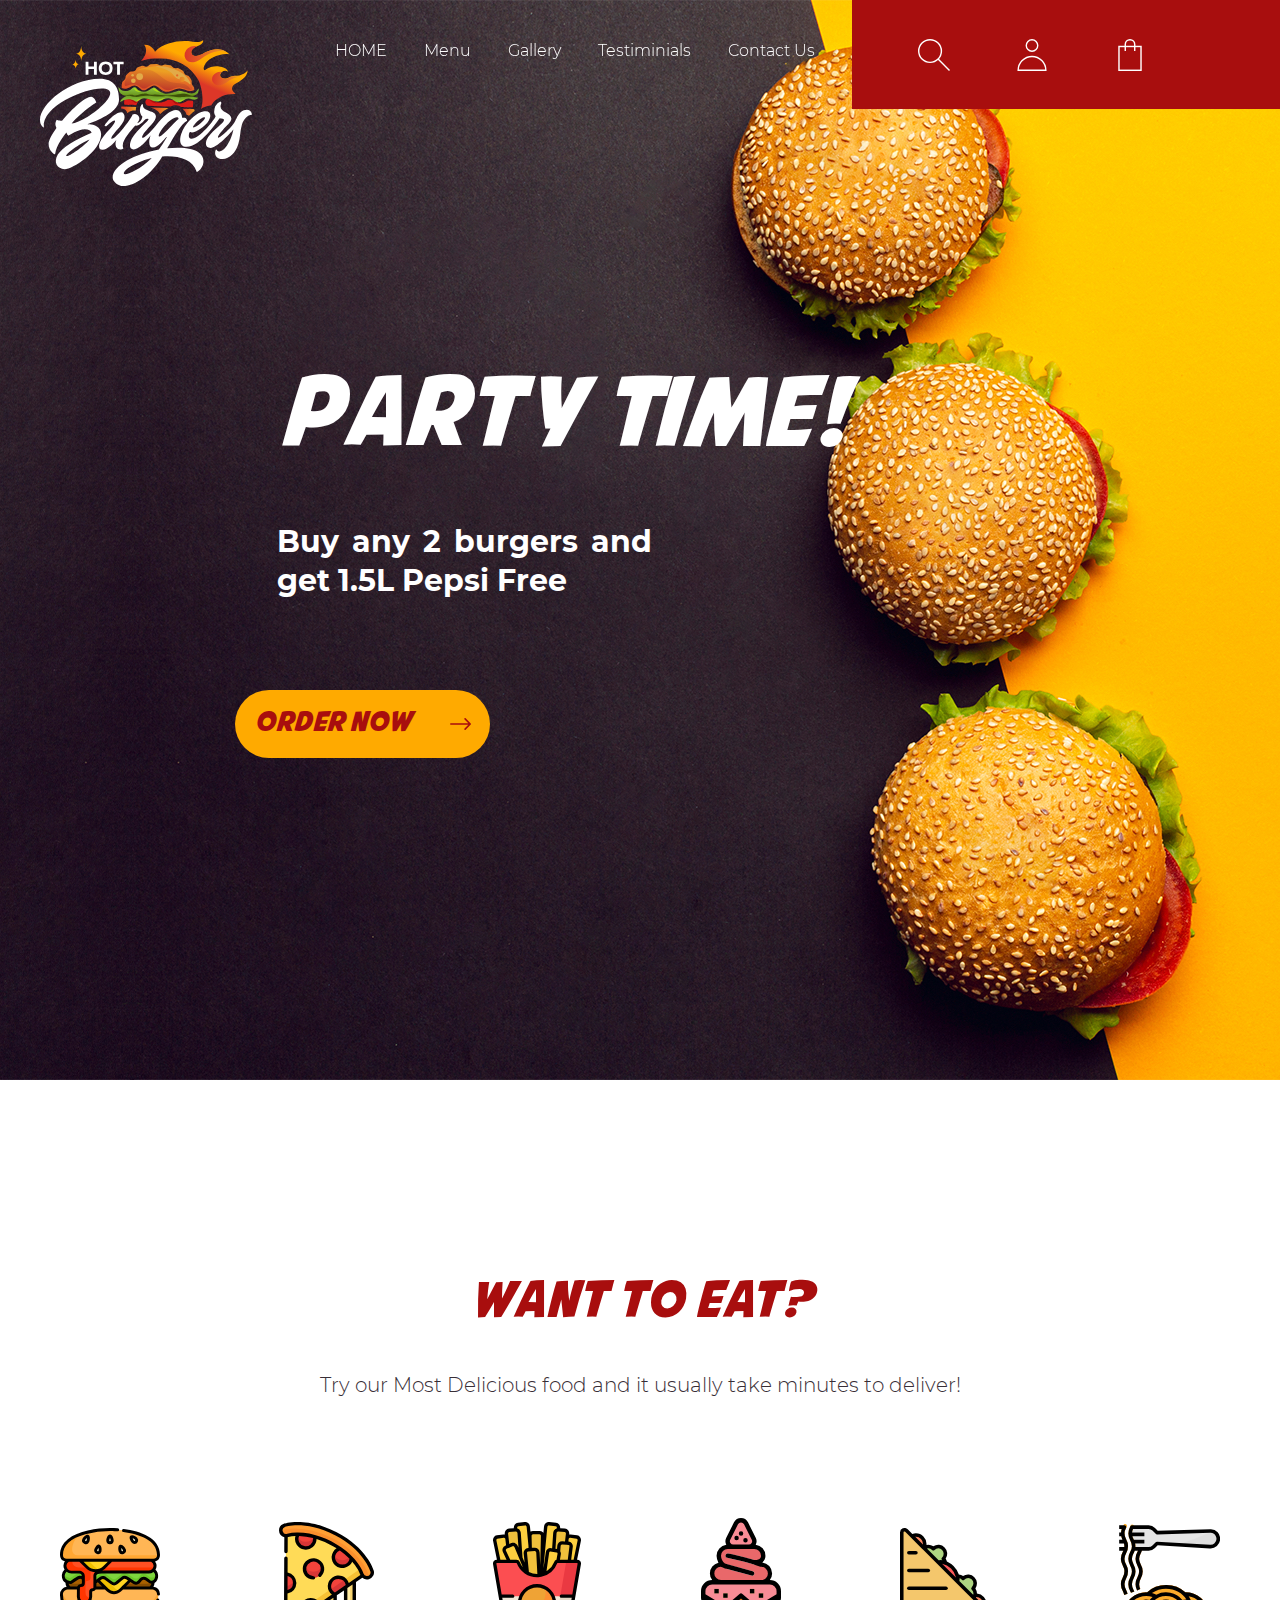
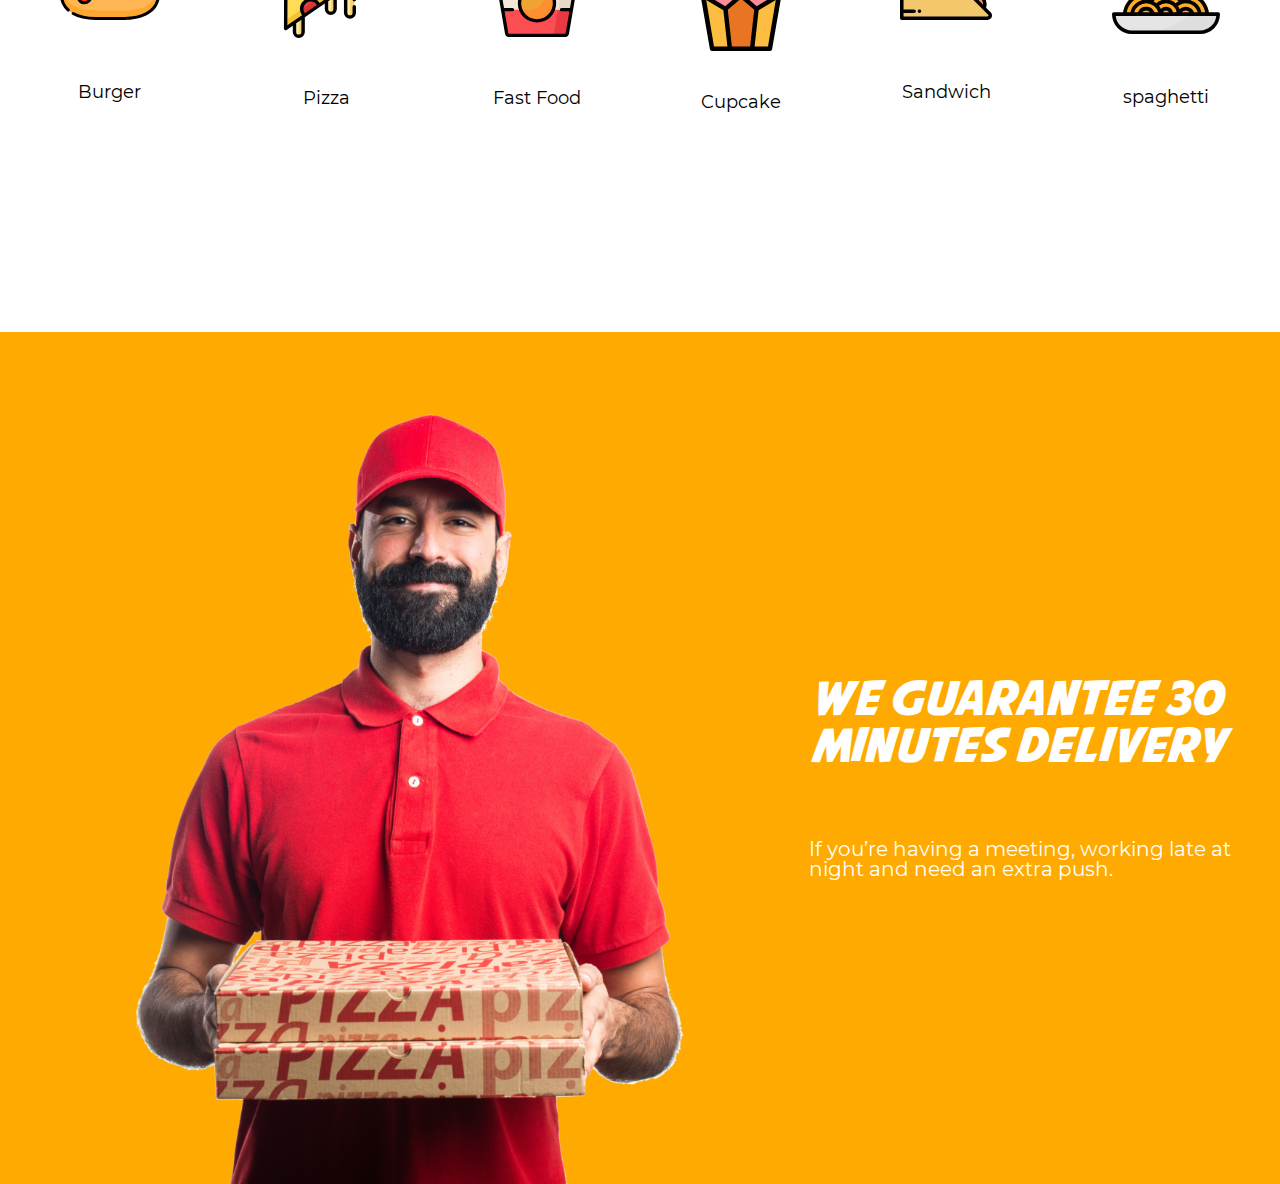
<file: index.html>
<!DOCTYPE html>
  <html lang="en">
    <head>
      <meta charset="utf-8">
      <meta name="viewport" content="width=device-width, initial-scale=1.0">
	  <title>GXHomeWork9</title>
	  <link rel="icon" href="img/9.png" type="image/gif" sizes="16x16">
	  <link rel="stylesheet" type="text/css" href="css/reset.css">
	  <link rel="stylesheet" type="text/css" href="css/fonts.css">
	  <link rel="stylesheet" type="text/css" href="css/style.css">
      <link rel="stylesheet" type="text/css" href="css/responsive.css">
    </head>
    <body>
    	<header class="header-bg-img">
    		<div class="header-wraper">
    		  <a class="logo" href="index.html">
                <img src="img/logo.svg" alt="icon">
              </a>
              <div class="nav-box">
              <nav class="navi">
               <ul class="nav-ul">
                <li class="nav-li">
                  <a class="text-li" href="index.html"> HOME </a>
                </li>
                <li class="nav-li">
                  <a class="text-li" href="#"> Menu </a>
                </li>
                <li class="nav-li">
                  <a class="text-li" href="#"> Gallery </a>
                </li>
                <li class="nav-li">
                  <a class="text-li" href="#"> Testiminials </a>
                </li>
                <li class="nav-li">
                  <a class="text-li" href="#"> Contact Us </a>
                </li>
               </ul> 
              </nav>
              <div class="header-icons">
                <img class="search" src="img/h-icon-1.svg" alt="icon"></img>
                <img class="user" src="img/h-icon-2.svg" alt="icon"></img>
                <img class="shopping-bag" src="img/h-icon-3.svg" alt="icon"></img>
              </div>
              </div>
            </div>
            <div class="banner-text">
    	    	<h2 class="banner-h2">Party Time!</h2>
    	    	<h4 class="banner-h4">Buy any 2 burgers and get 1.5L Pepsi Free</h4>
    	    	
    	    </div>
            <div class="botton">
                  <h3 class="banner-h3">order now</h3>
                    <img src="img/botton-icon.svg" alt="icon"></img>
                </div>
    	</header>
    	<section class="section-bg-1">
    		<div class="section-container">
    			<h2 class="section-h2">Want To Eat?</h2>
    			<h5 class="section-1-h5">Try our Most Delicious food and it usually take minutes to deliver!
    			</h5>
    			<div class="section-box">
    				<div class="icon-box">
    					<img class="image" src="img/icon-1.svg" alt="icon">
    					<p class="box-p">Burger</p>
    				</div>
    				<div class="icon-box">
    					<img src="img/icon-2.svg" alt="icon">
    					<p class="box-p">Pizza</p>
    				</div>
    				<div class="icon-box">
    					<img src="img/icon-3.svg" alt="icon">
    					<p class="box-p">Fast Food</p>
    				</div>
    				<div class="icon-box">
    					<img src="img/icon-4.svg" alt="icon">
    					<p class="box-p">Cupcake</p>
    				</div>
    				<div class="icon-box">
    					<img src="img/icon-5.svg" alt="icon">
    					<p class="box-p">Sandwich</p>
    				</div>
    				<div class="icon-box">
    					<img src="img/icon-6.svg" alt="icon">
    					<p class="box-p">spaghetti</p>
    				</div>
    			</div>
    		</div>
    	</section>
    	<section class="section-bg-2">
    		<div class="section-container-2">
    			<img class="section-img" src="img/image2.png" alt="section-image">
    			<div class="h3-box">
    			  <h3 class="section-h3">We Guarantee 30 Minutes Delivery</h3>
    			  <h5 class="section-2-h5">If you’re having a meeting, working late at night and need an extra push.</h5>
    			</div>
    		</div>
    	</section>
    	<footer>
    		
    	</footer>
    </body>
  </html>
</file>
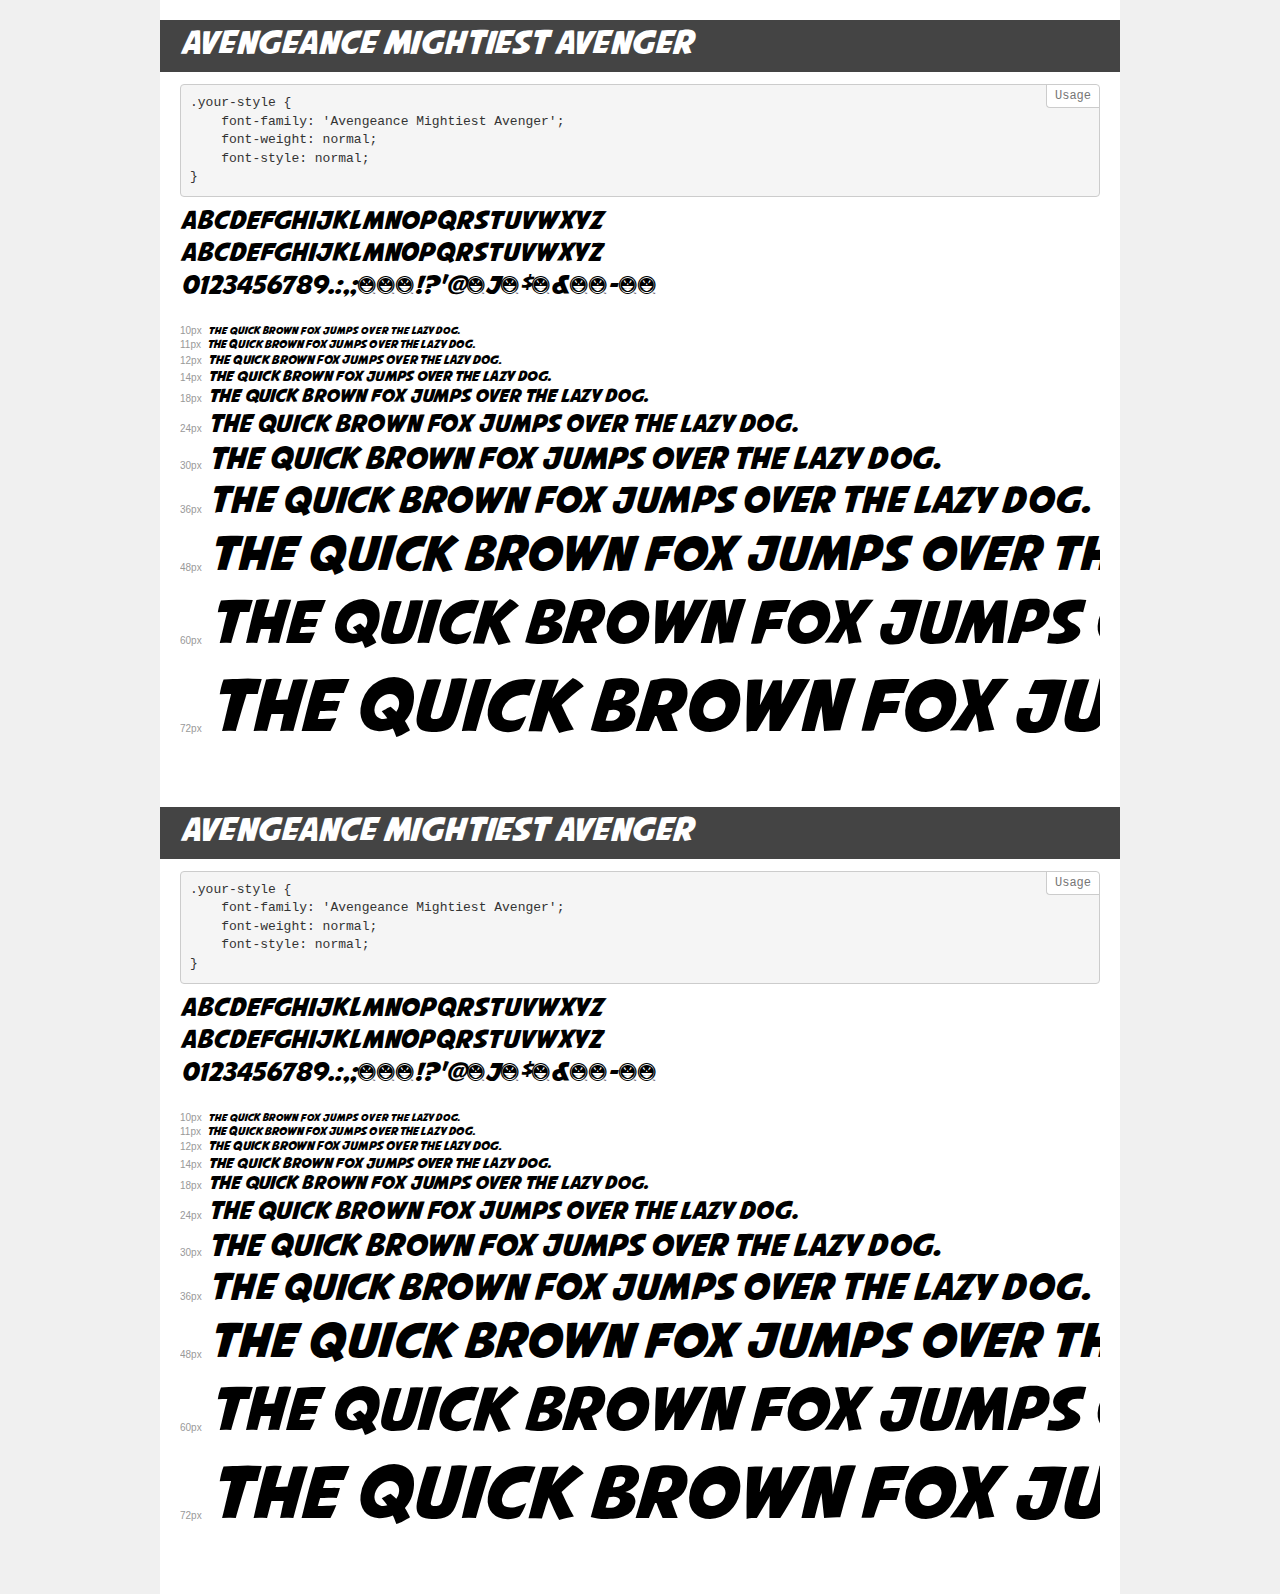
<file: fonts/avengeance/demo.html>
<!DOCTYPE html>
<html lang="en">
<head>
    <meta charset="utf-8">
    <meta http-equiv="X-UA-Compatible" content="IE=edge">
    <meta name="viewport" content="width=device-width, initial-scale=1">
    <meta name="robots" content="noindex, noarchive">
    <meta name="format-detection" content="telephone=no">
    <title>Transfonter demo</title>
    <link href="stylesheet.css" rel="stylesheet">
    <style>
        /*
        http://meyerweb.com/eric/tools/css/reset/
        v2.0 | 20110126
        License: none (public domain)
        */
        html, body, div, span, applet, object, iframe,
        h1, h2, h3, h4, h5, h6, p, blockquote, pre,
        a, abbr, acronym, address, big, cite, code,
        del, dfn, em, img, ins, kbd, q, s, samp,
        small, strike, strong, sub, sup, tt, var,
        b, u, i, center,
        dl, dt, dd, ol, ul, li,
        fieldset, form, label, legend,
        table, caption, tbody, tfoot, thead, tr, th, td,
        article, aside, canvas, details, embed,
        figure, figcaption, footer, header, hgroup,
        menu, nav, output, ruby, section, summary,
        time, mark, audio, video {
            margin: 0;
            padding: 0;
            border: 0;
            font-size: 100%;
            font: inherit;
            vertical-align: baseline;
        }
        /* HTML5 display-role reset for older browsers */
        article, aside, details, figcaption, figure,
        footer, header, hgroup, menu, nav, section {
            display: block;
        }
        body {
            line-height: 1;
        }
        ol, ul {
            list-style: none;
        }
        blockquote, q {
            quotes: none;
        }
        blockquote:before, blockquote:after,
        q:before, q:after {
            content: '';
            content: none;
        }
        table {
            border-collapse: collapse;
            border-spacing: 0;
        }
        /* demo styles */
        body {
            background: #f0f0f0;
            color: #000;
        }
        .page {
            background: #fff;
            width: 920px;
            margin: 0 auto;
            padding: 20px 20px 0 20px;
            overflow: hidden;
        }
        .font-container {
            overflow-x: auto;
            overflow-y: hidden;
            margin-bottom: 40px;
            line-height: 1.3;
            white-space: nowrap;
            padding-bottom: 5px;
        }
        h1 {
            position: relative;
            background: #444;
            font-size: 32px;
            color: #fff;
            padding: 10px 20px;
            margin: 0 -20px 12px -20px;
        }
        .letters {
            font-size: 25px;
            margin-bottom: 20px;
        }
        .s10:before {
            content: '10px';
        }
        .s11:before {
            content: '11px';
        }
        .s12:before {
            content: '12px';
        }
        .s14:before {
            content: '14px';
        }
        .s18:before {
            content: '18px';
        }
        .s24:before {
            content: '24px';
        }
        .s30:before {
            content: '30px';
        }
        .s36:before {
            content: '36px';
        }
        .s48:before {
            content: '48px';
        }
        .s60:before {
            content: '60px';
        }
        .s72:before {
            content: '72px';
        }
        .s10:before, .s11:before, .s12:before, .s14:before,
        .s18:before, .s24:before, .s30:before, .s36:before,
        .s48:before, .s60:before, .s72:before {
            font-family: Arial, sans-serif;
            font-size: 10px;
            font-weight: normal;
            font-style: normal;
            color: #999;
            padding-right: 6px;
        }
        pre {
            display: block;
            position: relative;
            padding: 9px;
            margin: 0 0 10px;
            font-family: Monaco, Menlo, Consolas, "Courier New", monospace;
            font-size: 13px;
            line-height: 1.428571429;
            color: #333;
            font-weight: normal;
            font-style: normal;
            background-color: #f5f5f5;
            border: 1px solid #ccc;
            overflow-x: auto;
            border-radius: 4px;
        }
        pre:after {
            display: block;
            position: absolute;
            right: 0;
            top: 0;
            content: 'Usage';
            line-height: 1;
            padding: 5px 8px;
            font-size: 12px;
            color: #767676;
            background-color: #fff;
            border: 1px solid #ccc;
            border-right: none;
            border-top: none;
            border-radius: 0 4px 0 4px;
            z-index: 10;
        }
        /* responsive */
        @media (max-width: 959px) {
            .page {
                width: auto;
                margin: 0;
            }
        }
    </style>
</head>
<body>
<div class="page">
    <div class="demo">
        <h1 style="font-family: 'Avengeance Mightiest Avenger'; font-weight: normal; font-style: normal;">Avengeance Mightiest Avenger</h1>
        <pre>.your-style {
    font-family: 'Avengeance Mightiest Avenger';
    font-weight: normal;
    font-style: normal;
}</pre>
        <div class="font-container" style="font-family: 'Avengeance Mightiest Avenger'; font-weight: normal; font-style: normal;">
            <p class="letters">
                abcdefghijklmnopqrstuvwxyz<br>
ABCDEFGHIJKLMNOPQRSTUVWXYZ<br>
                0123456789.:,;()*!?'@#<>$%&^+-=~
            </p>
            <p class="s10" style="font-size: 10px;">The quick brown fox jumps over the lazy dog.</p>
            <p class="s11" style="font-size: 11px;">The quick brown fox jumps over the lazy dog.</p>
            <p class="s12" style="font-size: 12px;">The quick brown fox jumps over the lazy dog.</p>
            <p class="s14" style="font-size: 14px;">The quick brown fox jumps over the lazy dog.</p>
            <p class="s18" style="font-size: 18px;">The quick brown fox jumps over the lazy dog.</p>
            <p class="s24" style="font-size: 24px;">The quick brown fox jumps over the lazy dog.</p>
            <p class="s30" style="font-size: 30px;">The quick brown fox jumps over the lazy dog.</p>
            <p class="s36" style="font-size: 36px;">The quick brown fox jumps over the lazy dog.</p>
            <p class="s48" style="font-size: 48px;">The quick brown fox jumps over the lazy dog.</p>
            <p class="s60" style="font-size: 60px;">The quick brown fox jumps over the lazy dog.</p>
            <p class="s72" style="font-size: 72px;">The quick brown fox jumps over the lazy dog.</p>
        </div>
    </div>
    <div class="demo">
        <h1 style="font-family: 'Avengeance Mightiest Avenger'; font-weight: normal; font-style: normal;">Avengeance Mightiest Avenger</h1>
        <pre>.your-style {
    font-family: 'Avengeance Mightiest Avenger';
    font-weight: normal;
    font-style: normal;
}</pre>
        <div class="font-container" style="font-family: 'Avengeance Mightiest Avenger'; font-weight: normal; font-style: normal;">
            <p class="letters">
                abcdefghijklmnopqrstuvwxyz<br>
ABCDEFGHIJKLMNOPQRSTUVWXYZ<br>
                0123456789.:,;()*!?'@#<>$%&^+-=~
            </p>
            <p class="s10" style="font-size: 10px;">The quick brown fox jumps over the lazy dog.</p>
            <p class="s11" style="font-size: 11px;">The quick brown fox jumps over the lazy dog.</p>
            <p class="s12" style="font-size: 12px;">The quick brown fox jumps over the lazy dog.</p>
            <p class="s14" style="font-size: 14px;">The quick brown fox jumps over the lazy dog.</p>
            <p class="s18" style="font-size: 18px;">The quick brown fox jumps over the lazy dog.</p>
            <p class="s24" style="font-size: 24px;">The quick brown fox jumps over the lazy dog.</p>
            <p class="s30" style="font-size: 30px;">The quick brown fox jumps over the lazy dog.</p>
            <p class="s36" style="font-size: 36px;">The quick brown fox jumps over the lazy dog.</p>
            <p class="s48" style="font-size: 48px;">The quick brown fox jumps over the lazy dog.</p>
            <p class="s60" style="font-size: 60px;">The quick brown fox jumps over the lazy dog.</p>
            <p class="s72" style="font-size: 72px;">The quick brown fox jumps over the lazy dog.</p>
        </div>
    </div>
</div>
</body>
</html>
</file>
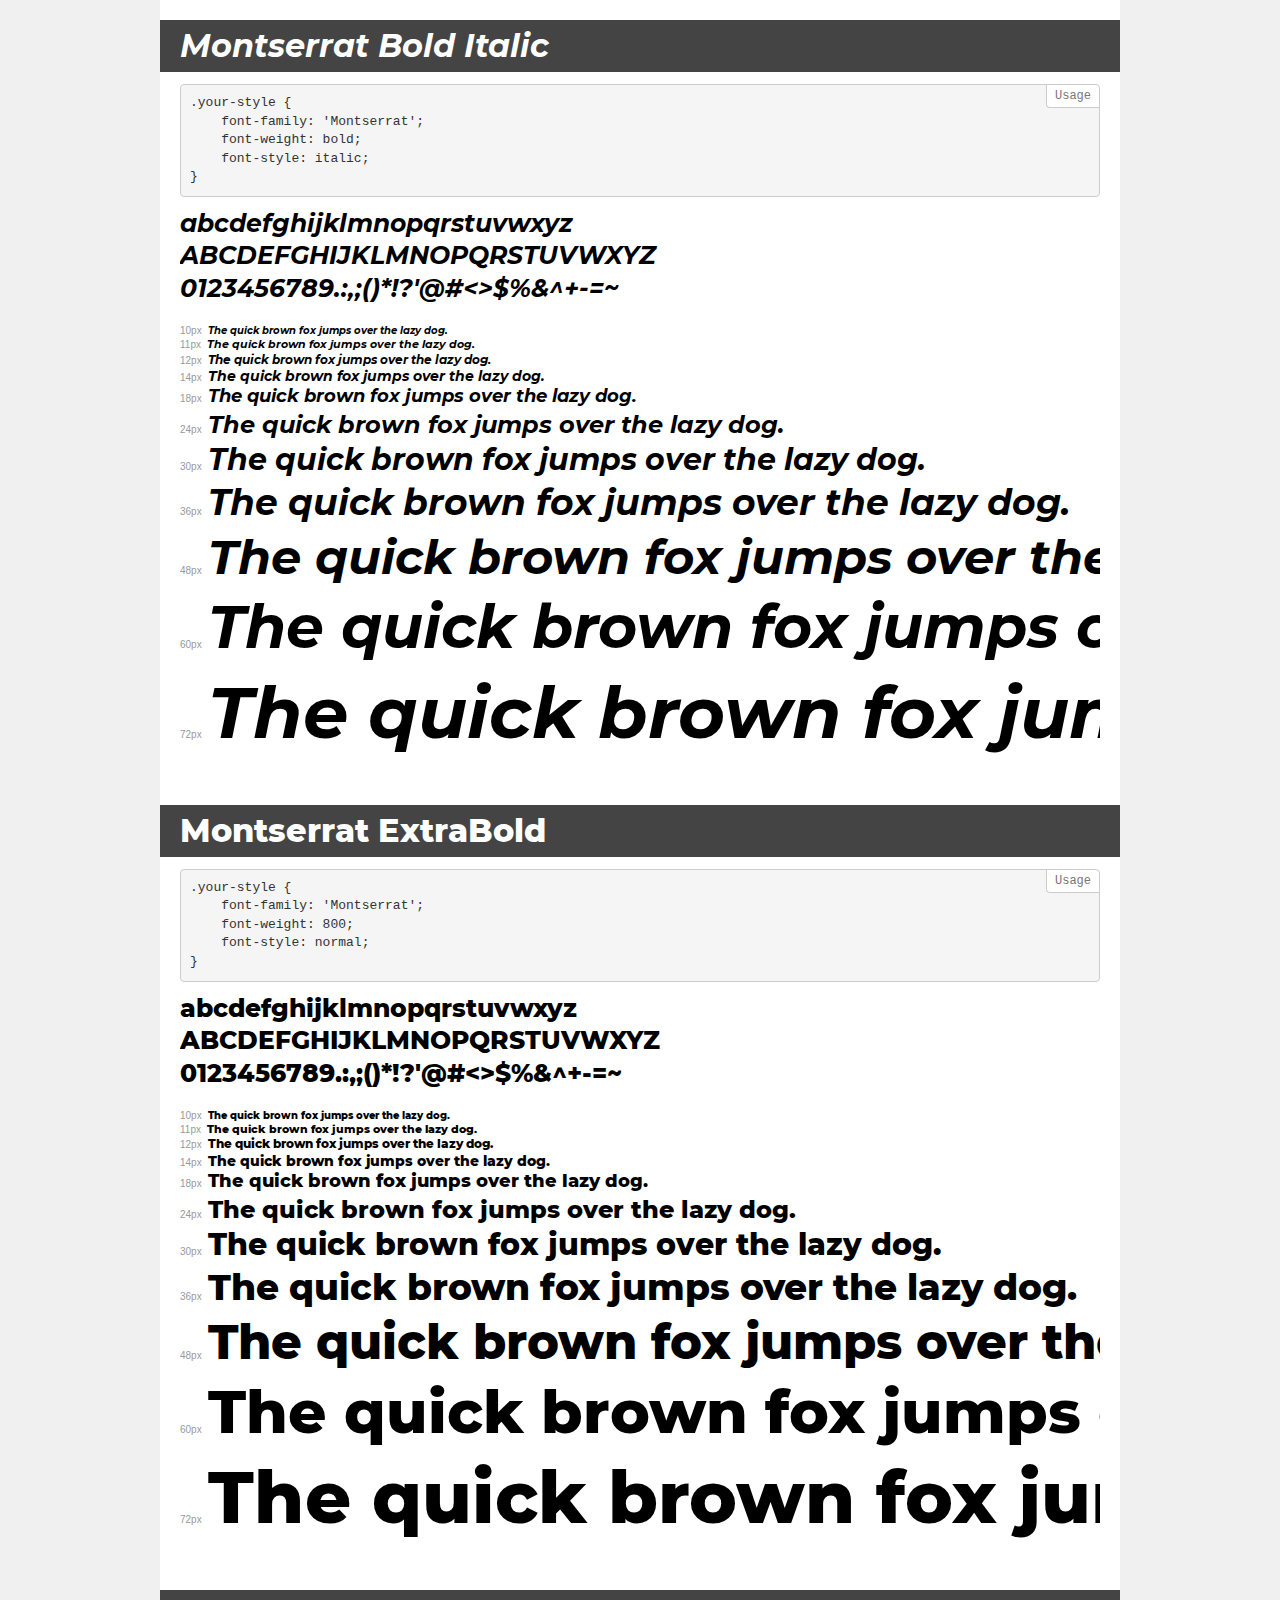
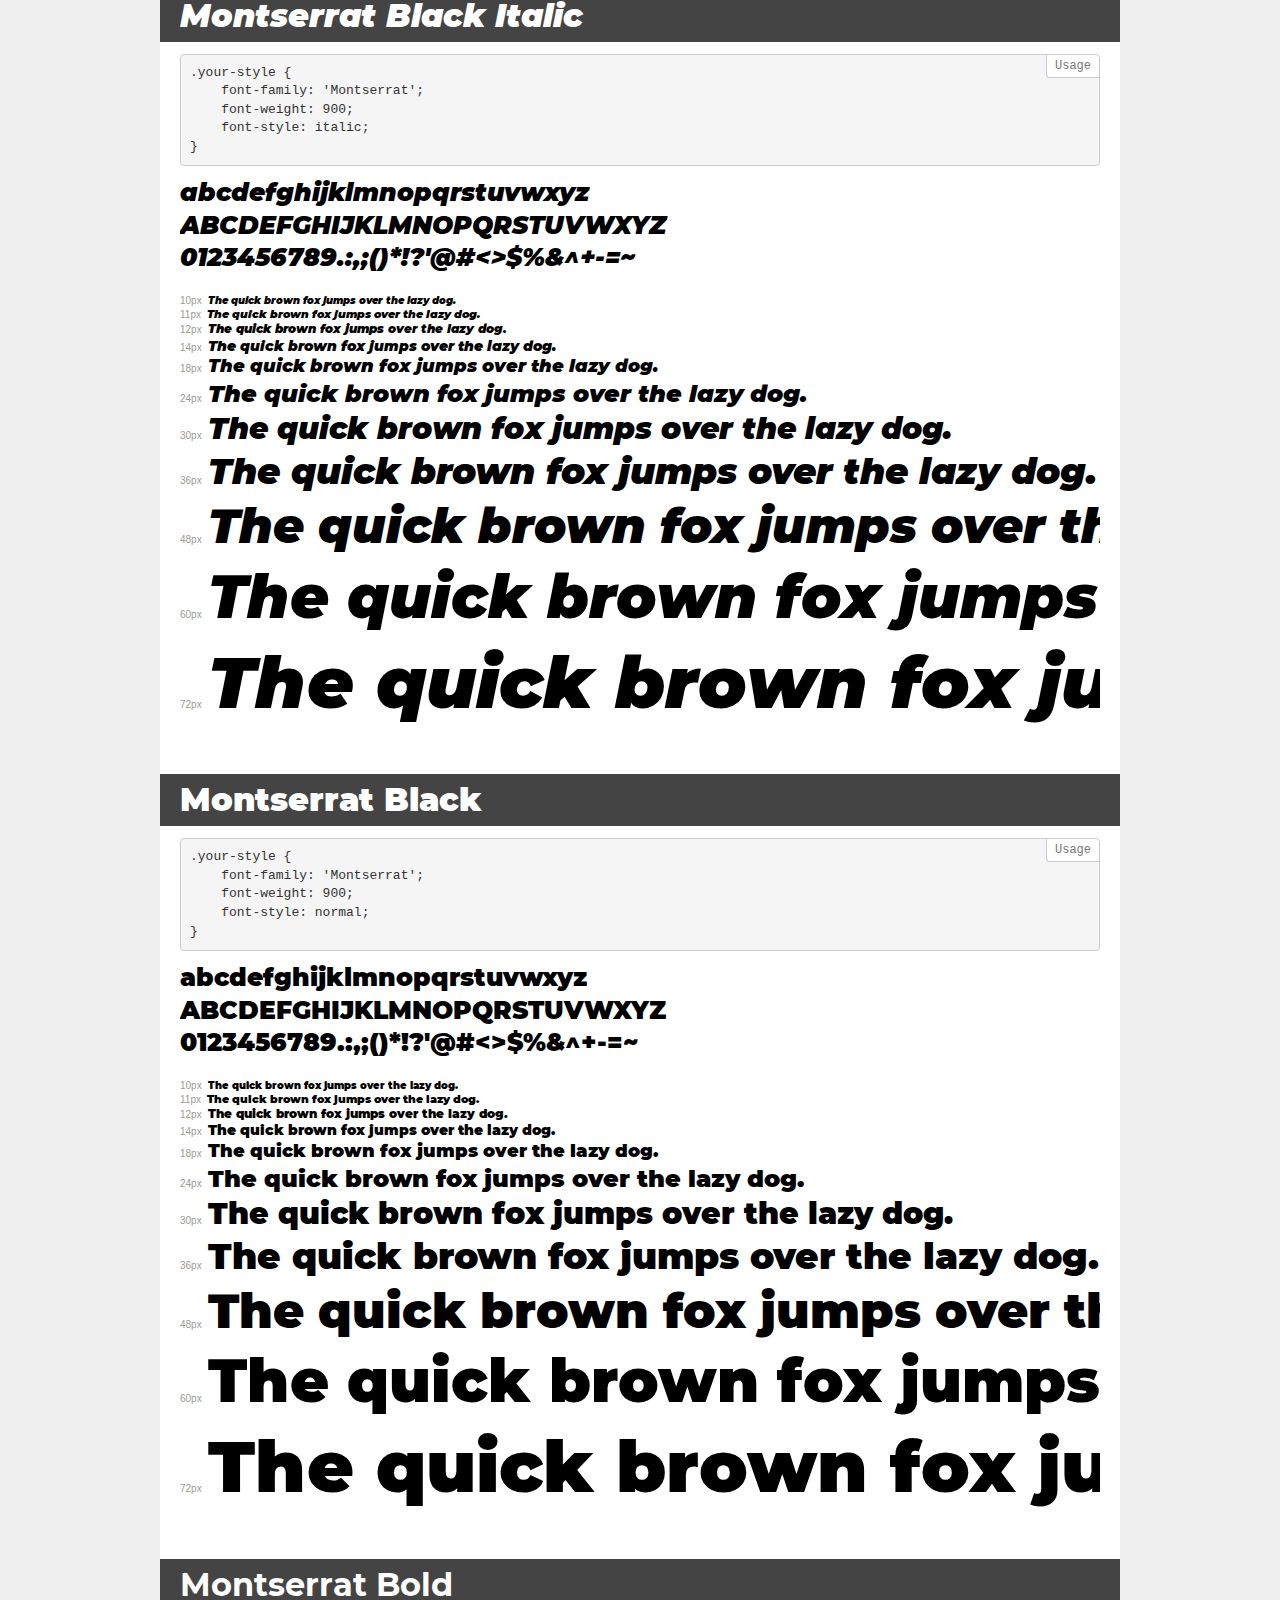
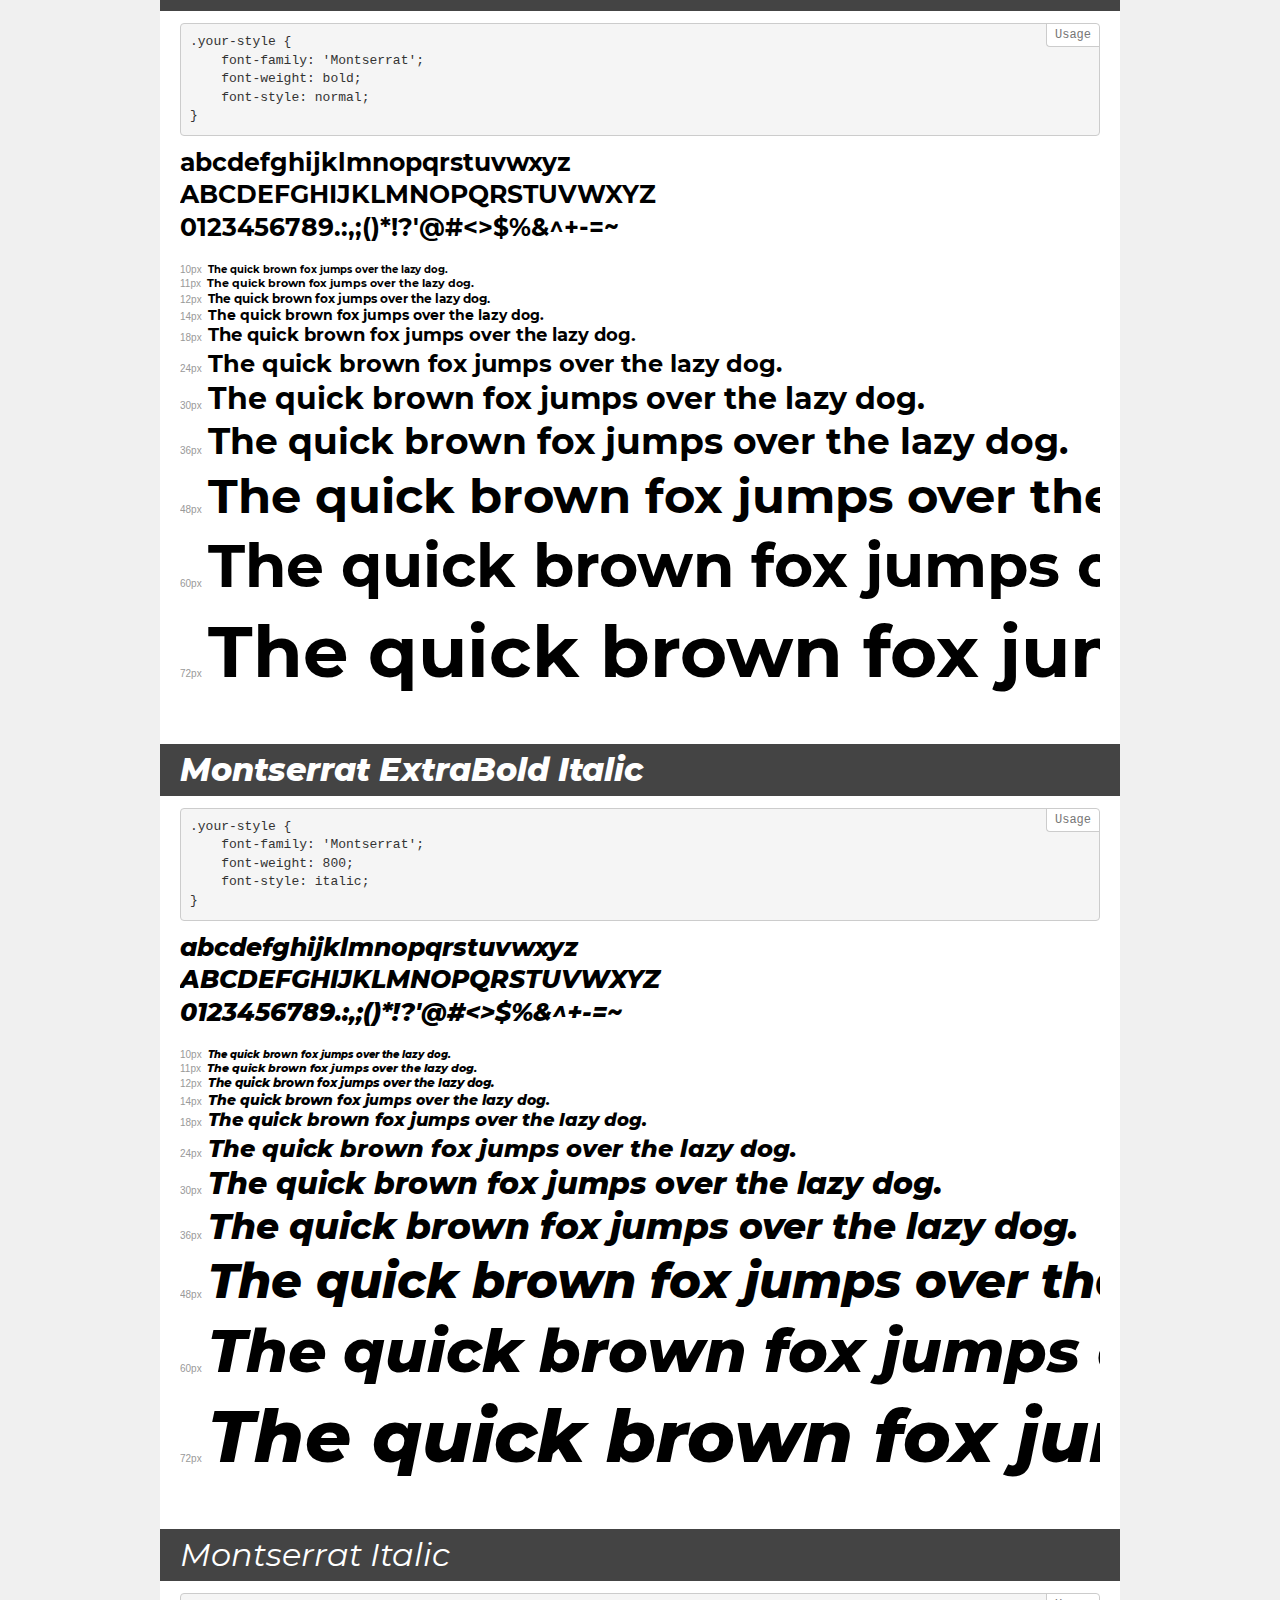
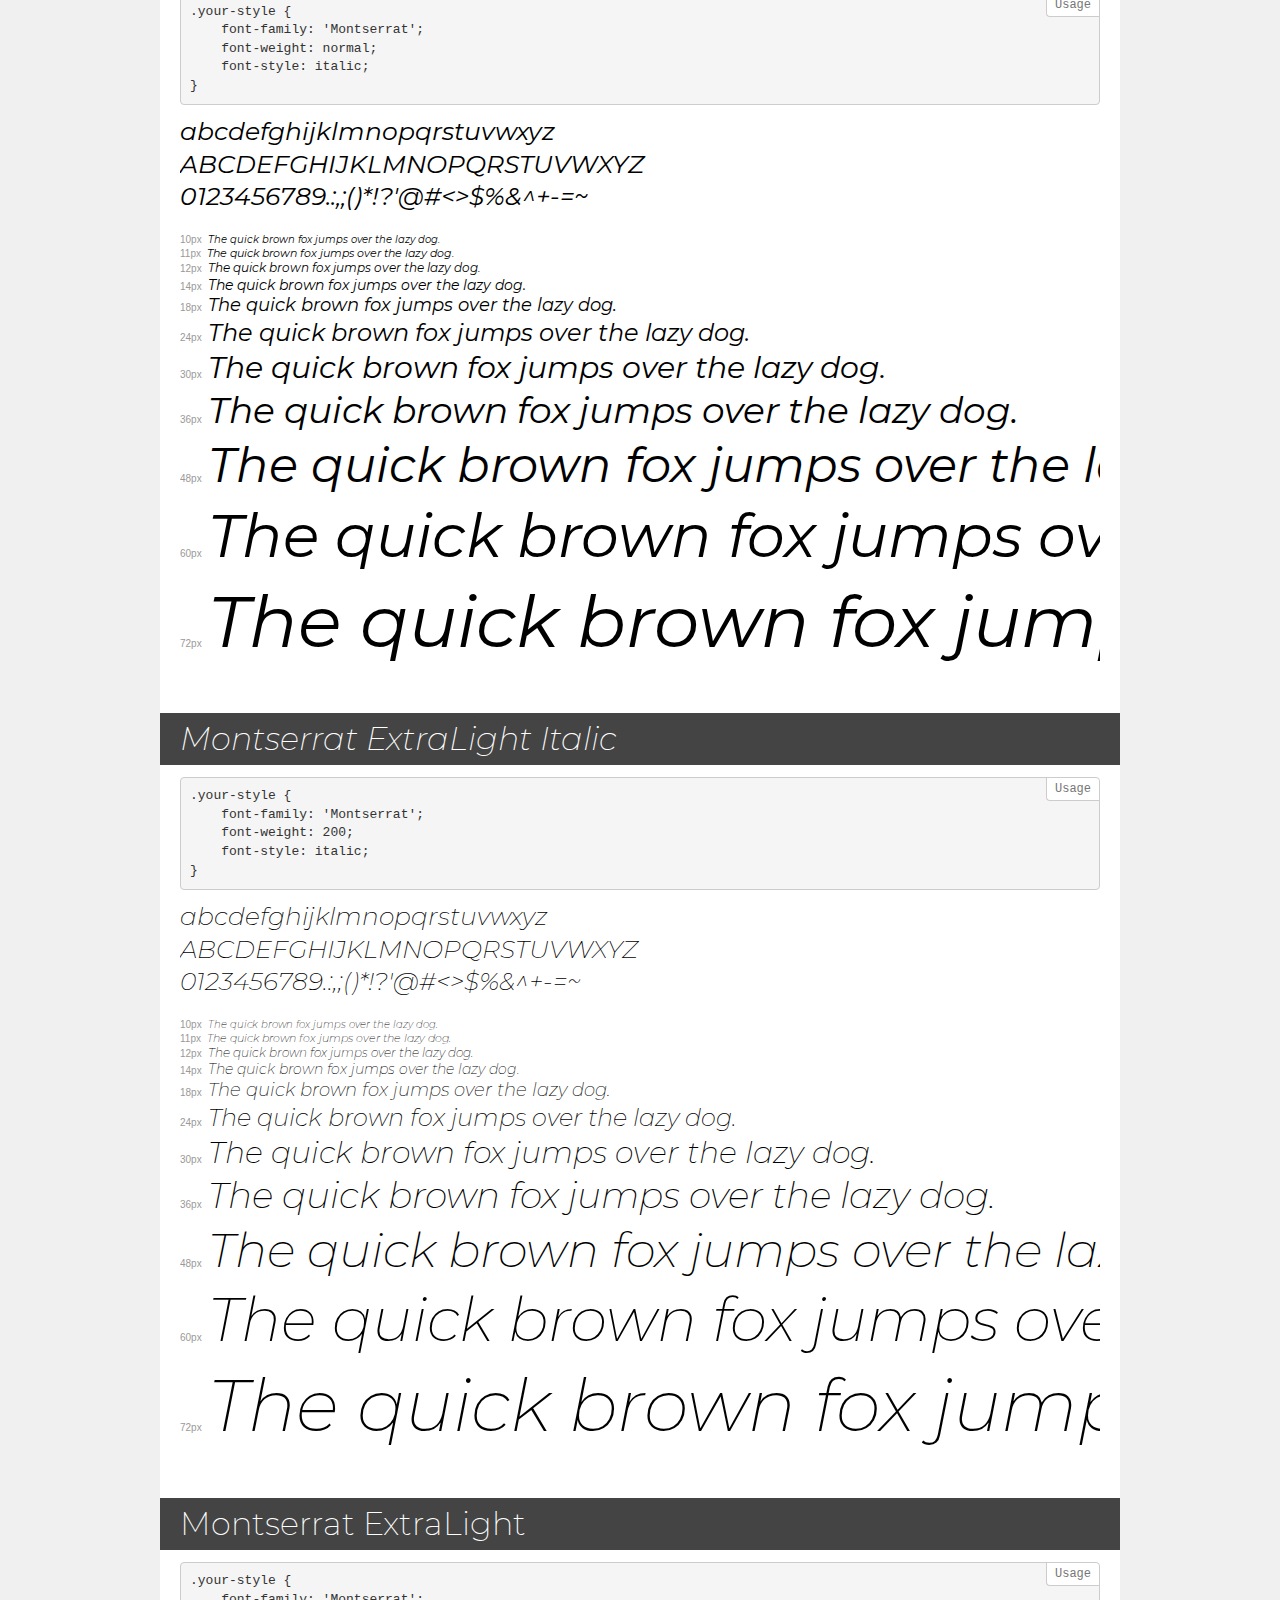
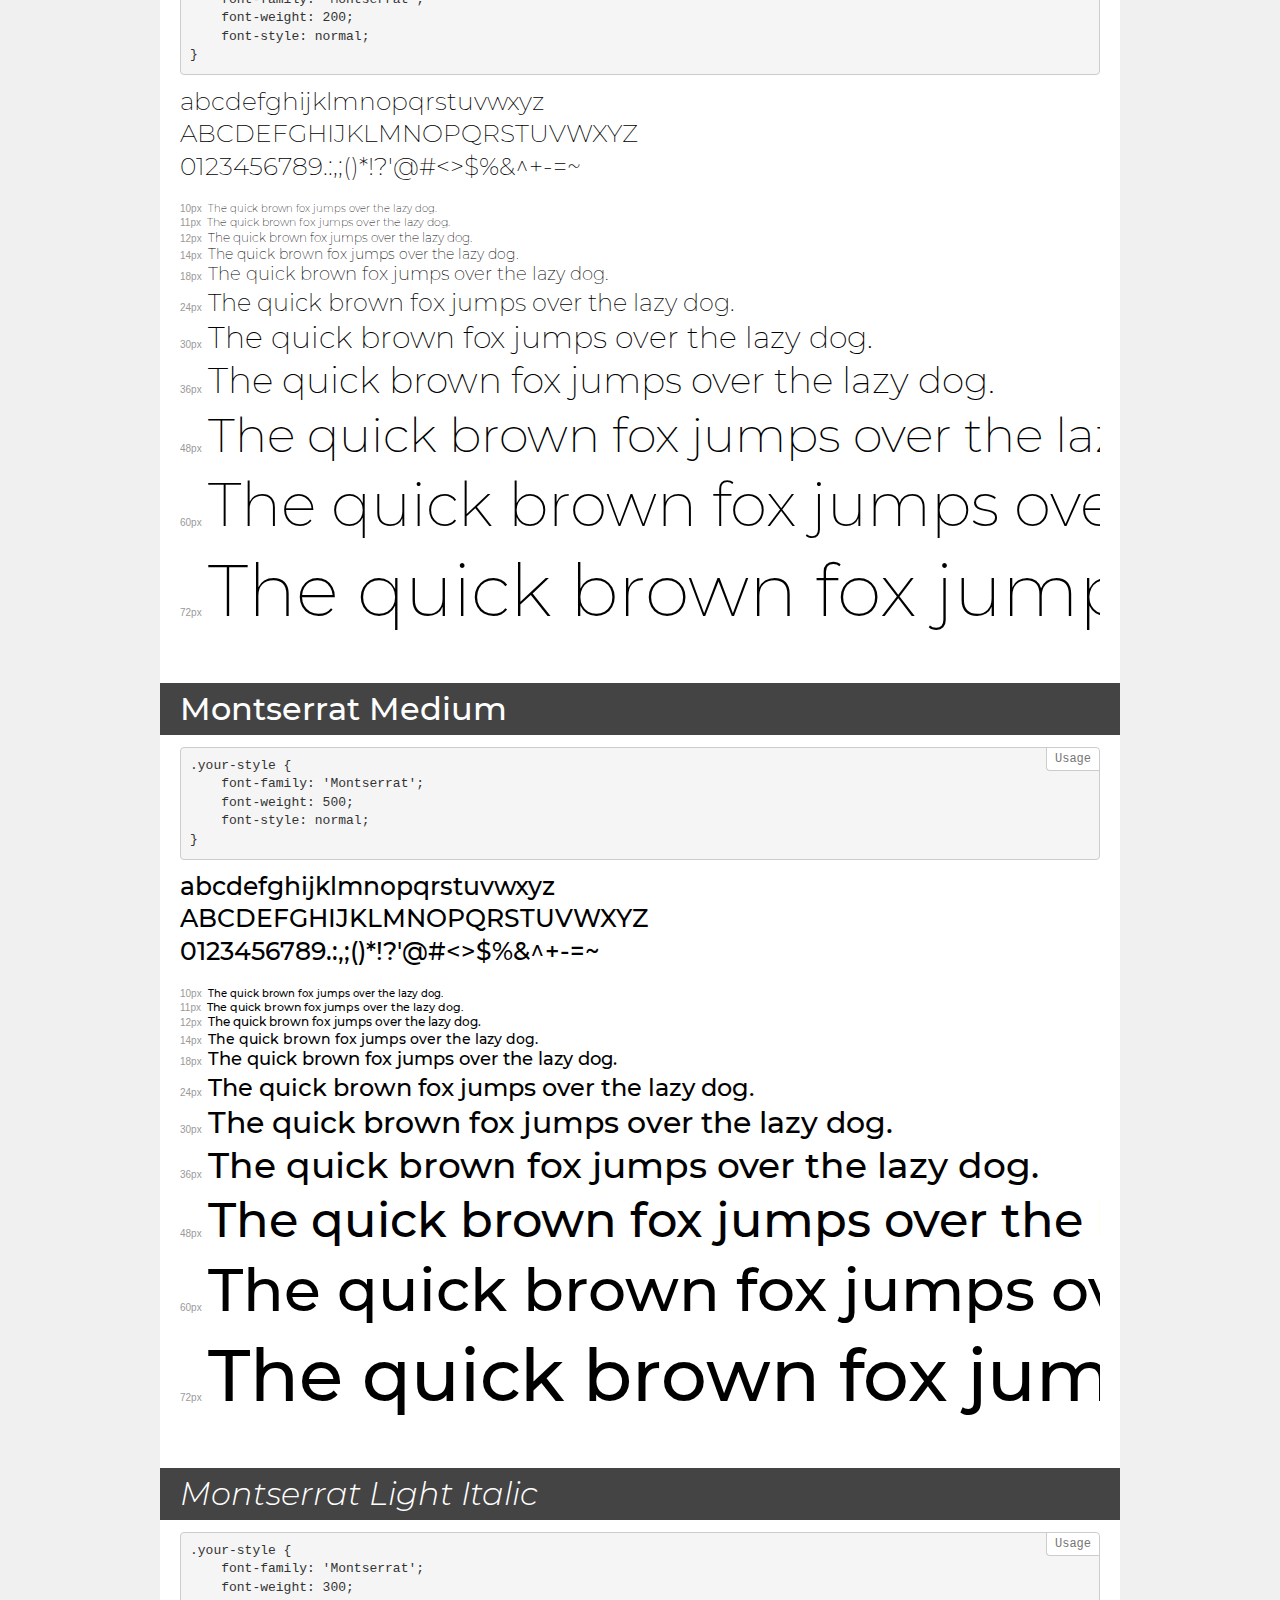
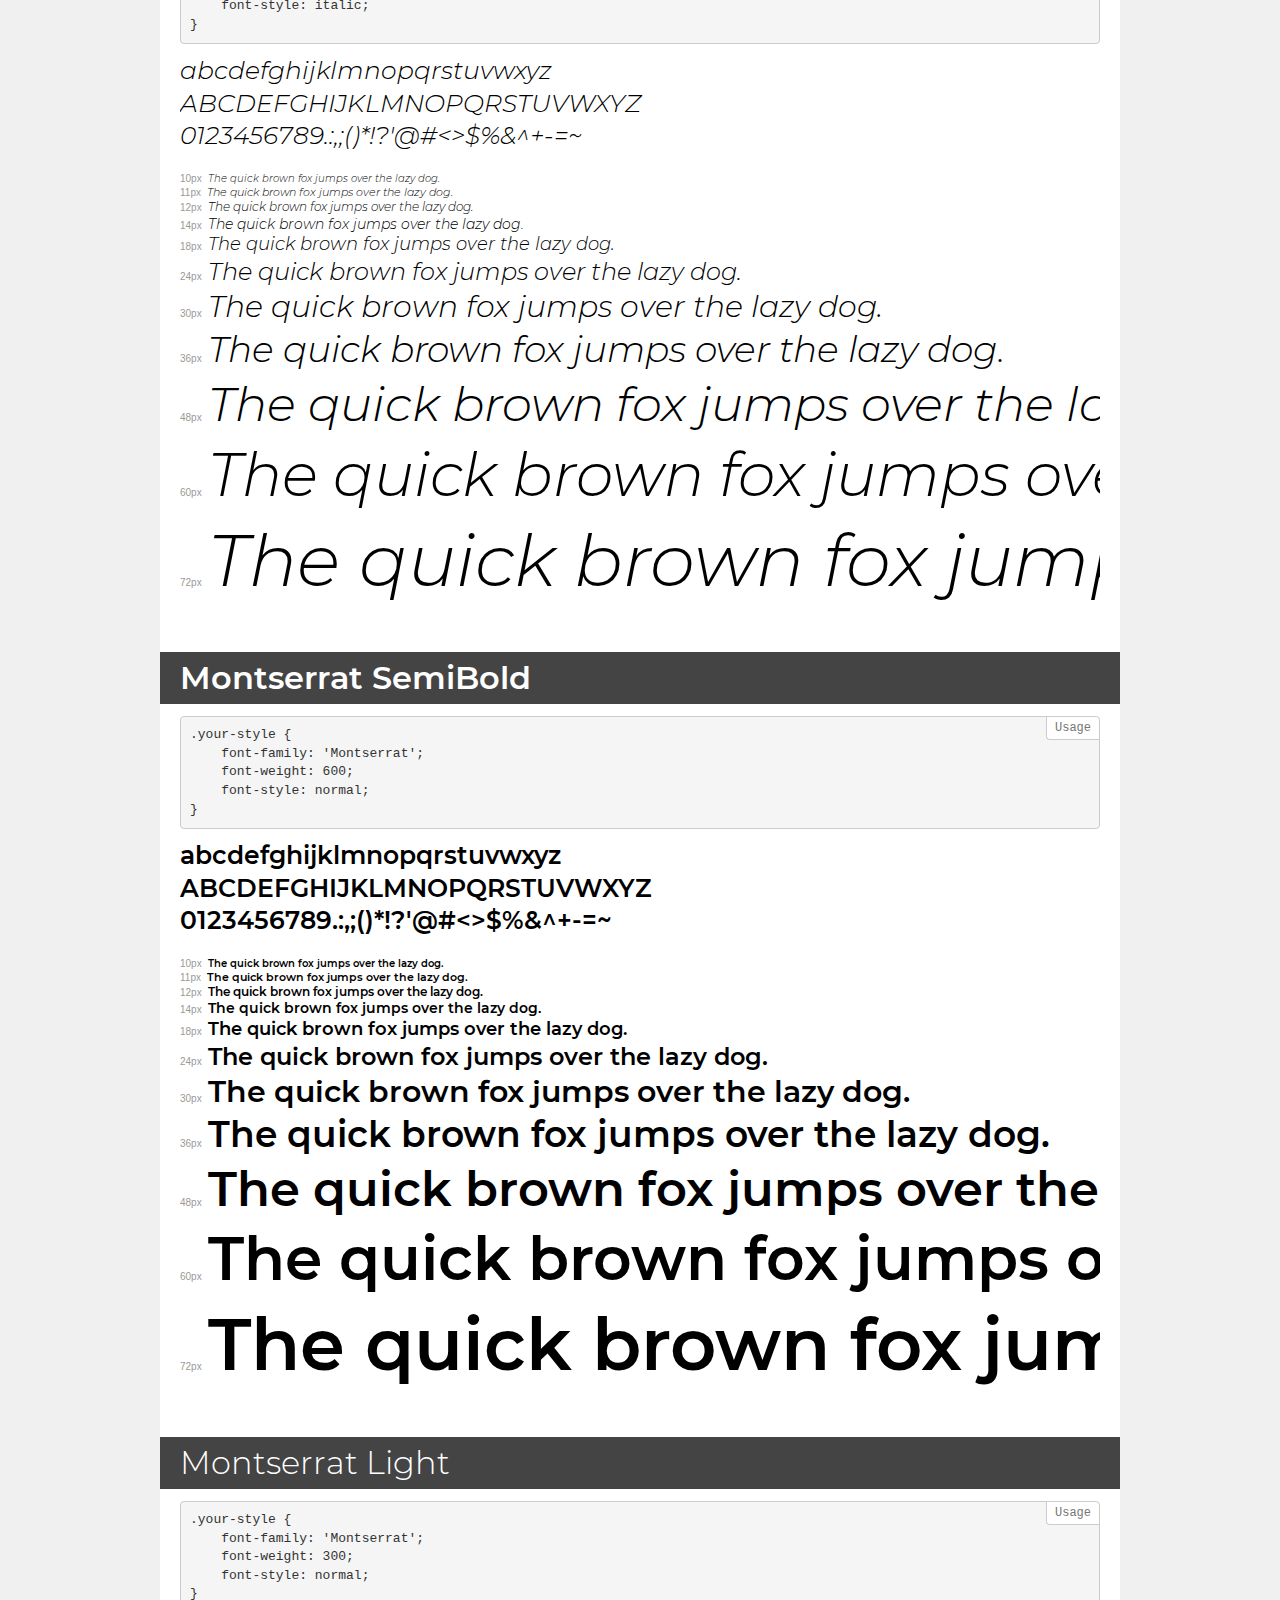
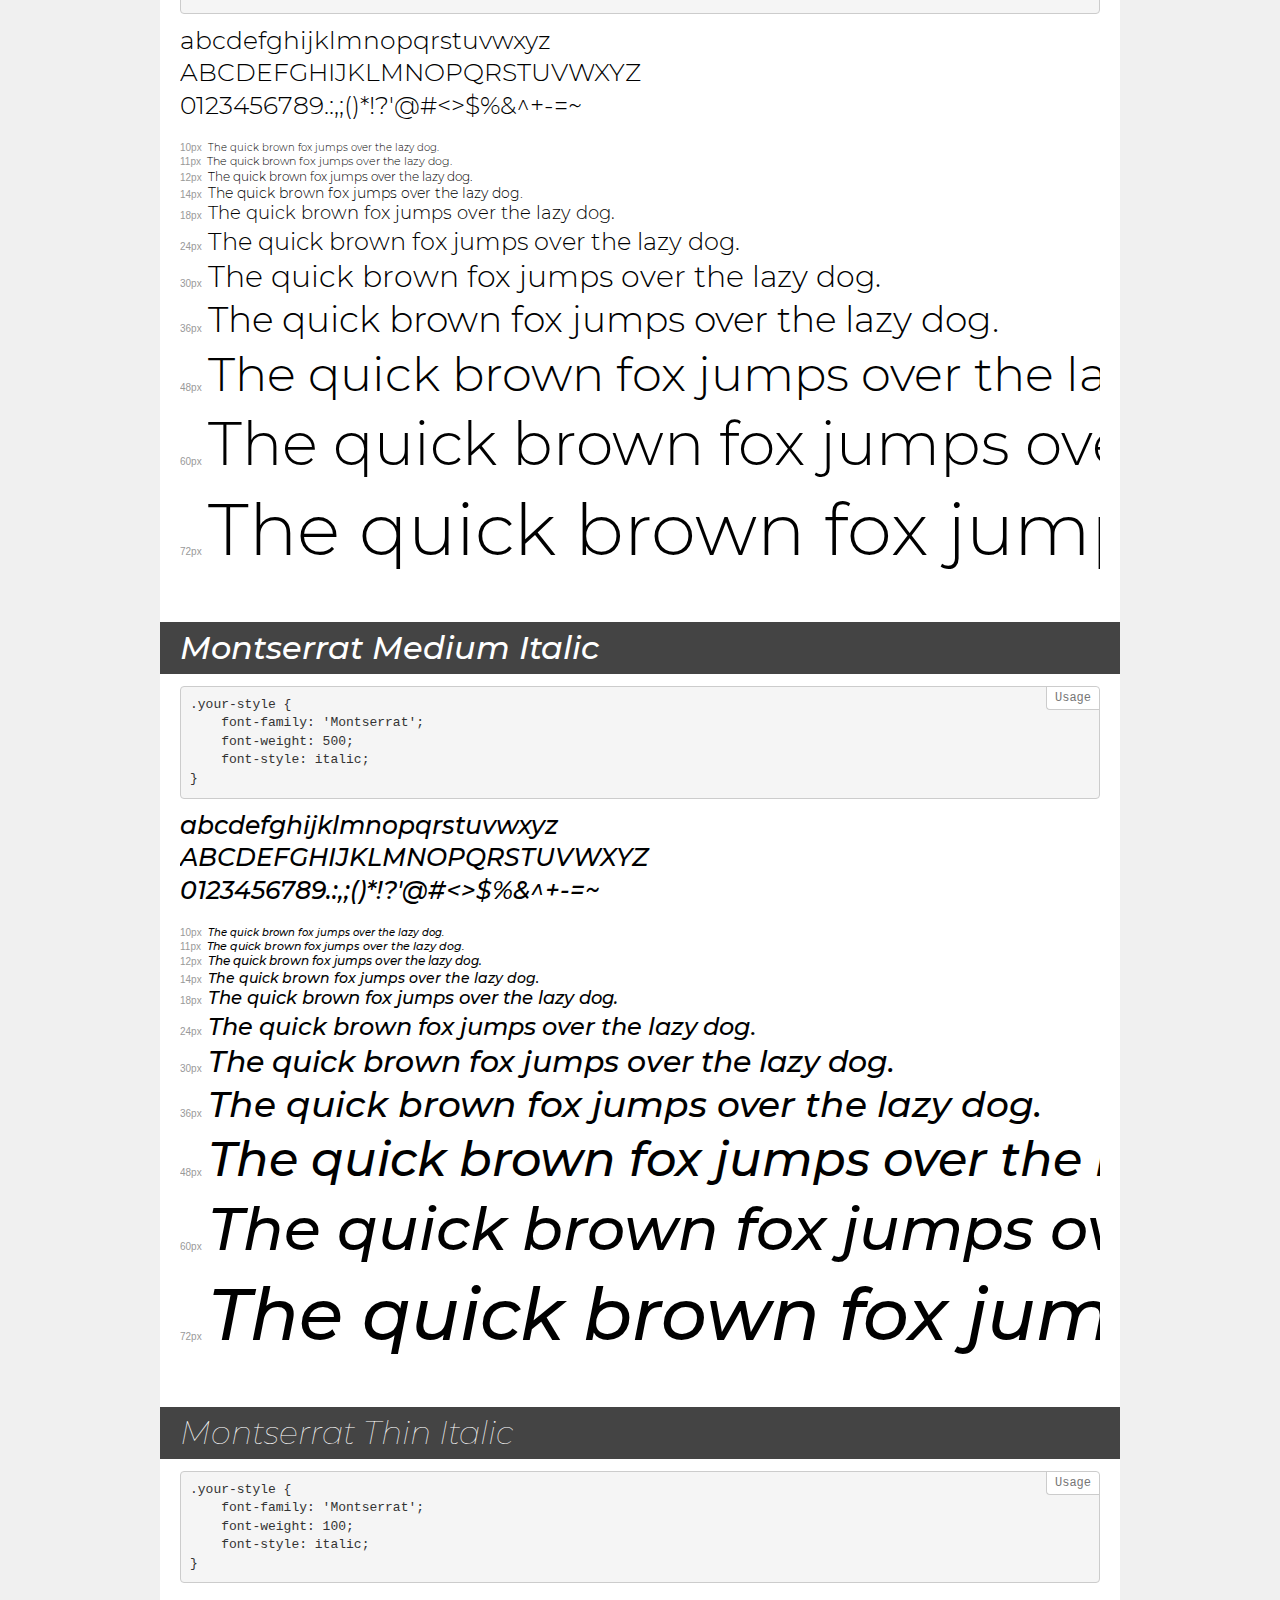
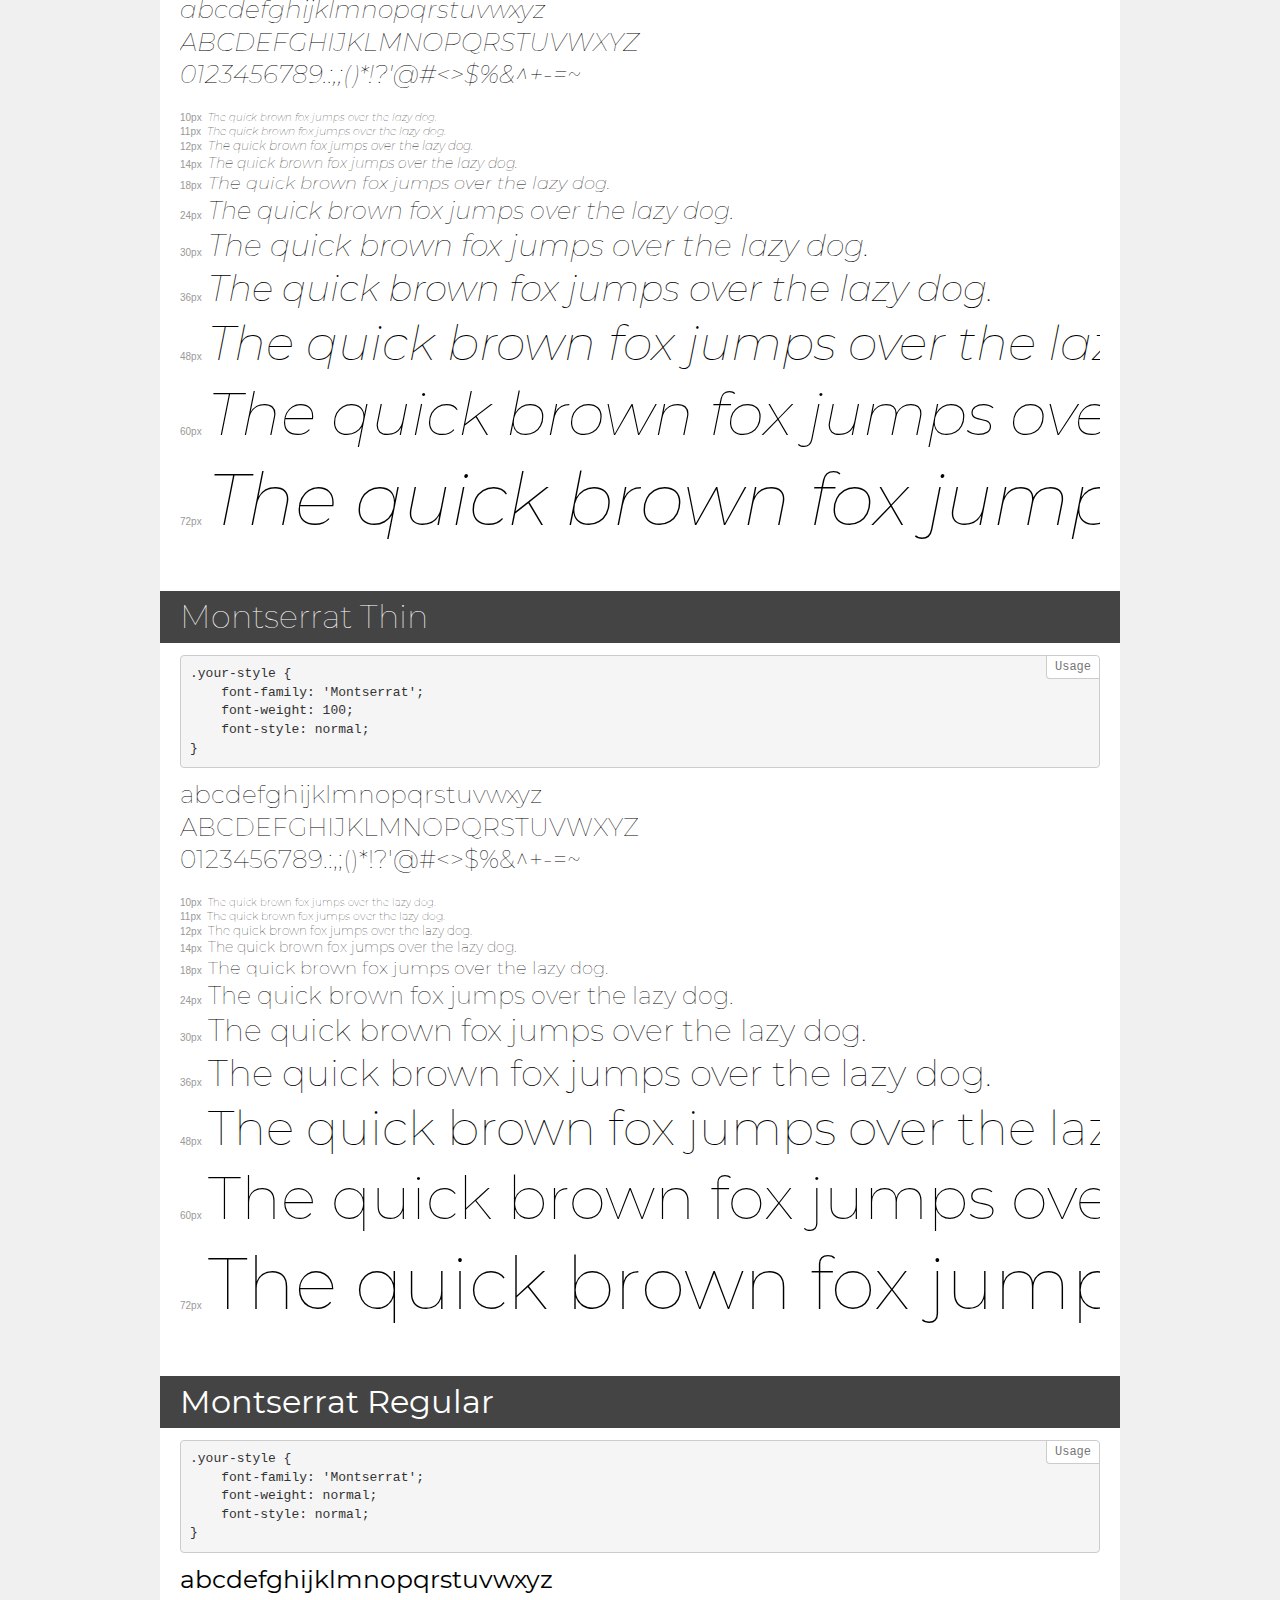
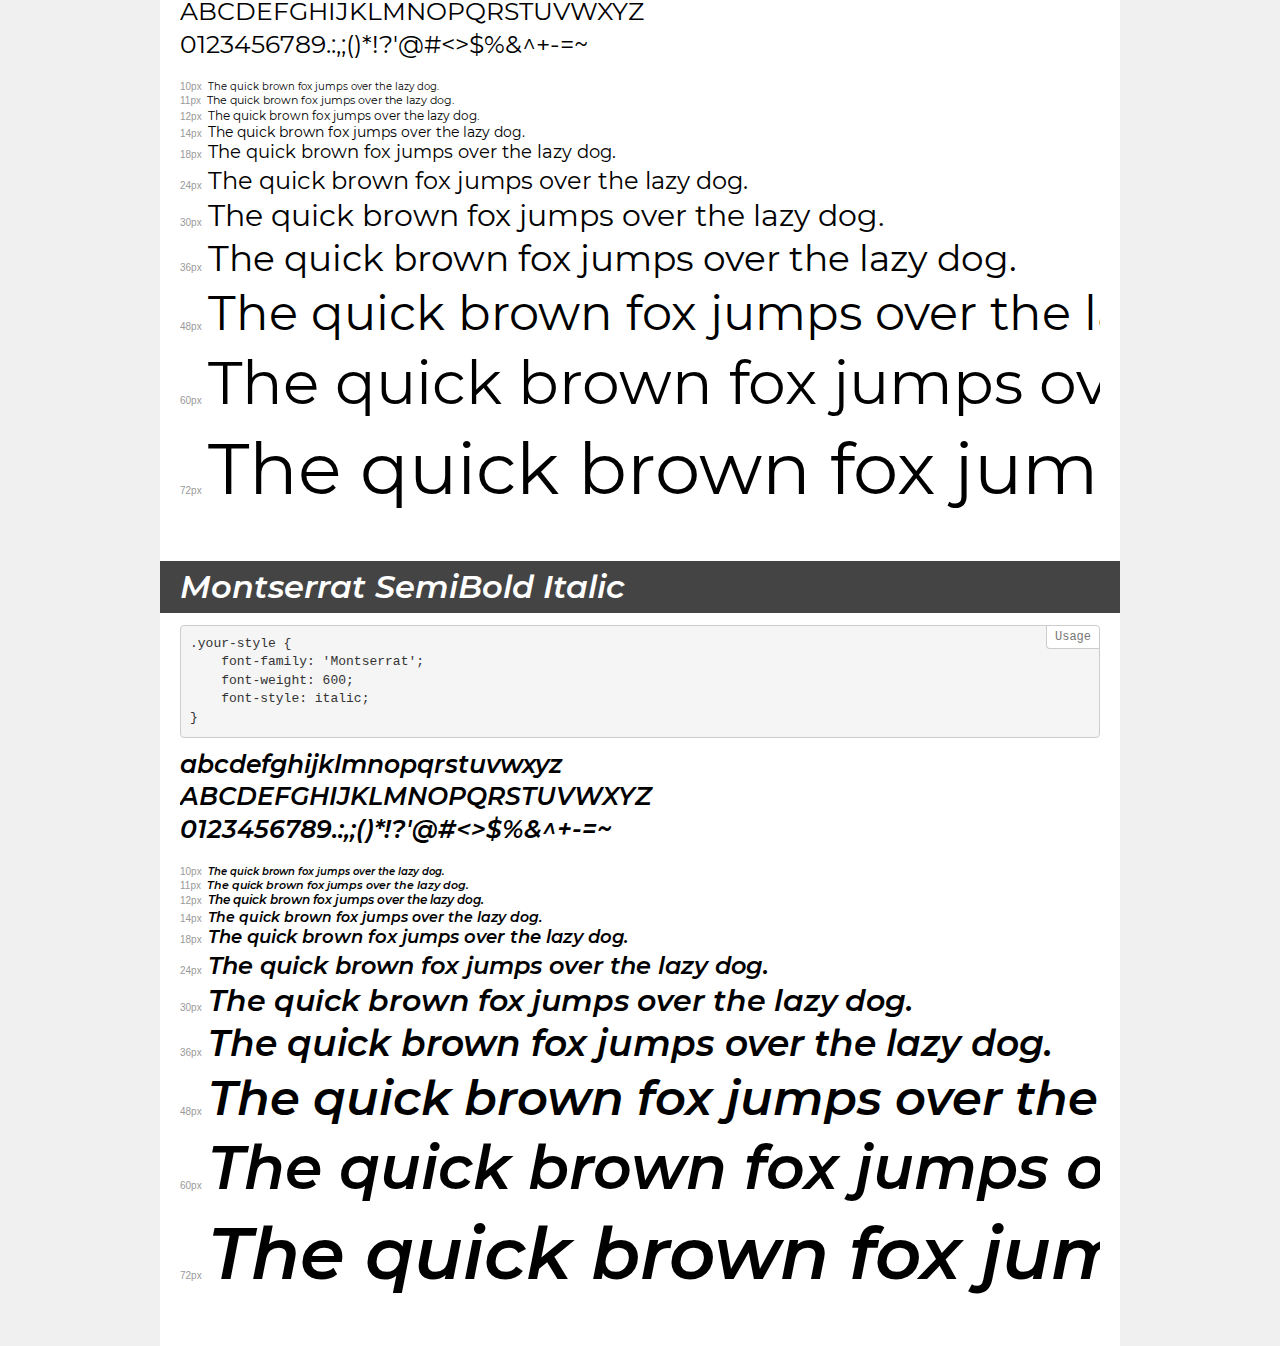
<file: fonts/Montserrat/demo.html>
<!DOCTYPE html>
<html lang="en">
<head>
    <meta charset="utf-8">
    <meta http-equiv="X-UA-Compatible" content="IE=edge">
    <meta name="viewport" content="width=device-width, initial-scale=1">
    <meta name="robots" content="noindex, noarchive">
    <meta name="format-detection" content="telephone=no">
    <title>Transfonter demo</title>
    <link href="stylesheet.css" rel="stylesheet">
    <style>
        /*
        http://meyerweb.com/eric/tools/css/reset/
        v2.0 | 20110126
        License: none (public domain)
        */
        html, body, div, span, applet, object, iframe,
        h1, h2, h3, h4, h5, h6, p, blockquote, pre,
        a, abbr, acronym, address, big, cite, code,
        del, dfn, em, img, ins, kbd, q, s, samp,
        small, strike, strong, sub, sup, tt, var,
        b, u, i, center,
        dl, dt, dd, ol, ul, li,
        fieldset, form, label, legend,
        table, caption, tbody, tfoot, thead, tr, th, td,
        article, aside, canvas, details, embed,
        figure, figcaption, footer, header, hgroup,
        menu, nav, output, ruby, section, summary,
        time, mark, audio, video {
            margin: 0;
            padding: 0;
            border: 0;
            font-size: 100%;
            font: inherit;
            vertical-align: baseline;
        }
        /* HTML5 display-role reset for older browsers */
        article, aside, details, figcaption, figure,
        footer, header, hgroup, menu, nav, section {
            display: block;
        }
        body {
            line-height: 1;
        }
        ol, ul {
            list-style: none;
        }
        blockquote, q {
            quotes: none;
        }
        blockquote:before, blockquote:after,
        q:before, q:after {
            content: '';
            content: none;
        }
        table {
            border-collapse: collapse;
            border-spacing: 0;
        }
        /* demo styles */
        body {
            background: #f0f0f0;
            color: #000;
        }
        .page {
            background: #fff;
            width: 920px;
            margin: 0 auto;
            padding: 20px 20px 0 20px;
            overflow: hidden;
        }
        .font-container {
            overflow-x: auto;
            overflow-y: hidden;
            margin-bottom: 40px;
            line-height: 1.3;
            white-space: nowrap;
            padding-bottom: 5px;
        }
        h1 {
            position: relative;
            background: #444;
            font-size: 32px;
            color: #fff;
            padding: 10px 20px;
            margin: 0 -20px 12px -20px;
        }
        .letters {
            font-size: 25px;
            margin-bottom: 20px;
        }
        .s10:before {
            content: '10px';
        }
        .s11:before {
            content: '11px';
        }
        .s12:before {
            content: '12px';
        }
        .s14:before {
            content: '14px';
        }
        .s18:before {
            content: '18px';
        }
        .s24:before {
            content: '24px';
        }
        .s30:before {
            content: '30px';
        }
        .s36:before {
            content: '36px';
        }
        .s48:before {
            content: '48px';
        }
        .s60:before {
            content: '60px';
        }
        .s72:before {
            content: '72px';
        }
        .s10:before, .s11:before, .s12:before, .s14:before,
        .s18:before, .s24:before, .s30:before, .s36:before,
        .s48:before, .s60:before, .s72:before {
            font-family: Arial, sans-serif;
            font-size: 10px;
            font-weight: normal;
            font-style: normal;
            color: #999;
            padding-right: 6px;
        }
        pre {
            display: block;
            position: relative;
            padding: 9px;
            margin: 0 0 10px;
            font-family: Monaco, Menlo, Consolas, "Courier New", monospace;
            font-size: 13px;
            line-height: 1.428571429;
            color: #333;
            font-weight: normal;
            font-style: normal;
            background-color: #f5f5f5;
            border: 1px solid #ccc;
            overflow-x: auto;
            border-radius: 4px;
        }
        pre:after {
            display: block;
            position: absolute;
            right: 0;
            top: 0;
            content: 'Usage';
            line-height: 1;
            padding: 5px 8px;
            font-size: 12px;
            color: #767676;
            background-color: #fff;
            border: 1px solid #ccc;
            border-right: none;
            border-top: none;
            border-radius: 0 4px 0 4px;
            z-index: 10;
        }
        /* responsive */
        @media (max-width: 959px) {
            .page {
                width: auto;
                margin: 0;
            }
        }
    </style>
</head>
<body>
<div class="page">
    <div class="demo">
        <h1 style="font-family: 'Montserrat'; font-weight: bold; font-style: italic;">Montserrat Bold Italic</h1>
        <pre>.your-style {
    font-family: 'Montserrat';
    font-weight: bold;
    font-style: italic;
}</pre>
        <div class="font-container" style="font-family: 'Montserrat'; font-weight: bold; font-style: italic;">
            <p class="letters">
                abcdefghijklmnopqrstuvwxyz<br>
ABCDEFGHIJKLMNOPQRSTUVWXYZ<br>
                0123456789.:,;()*!?'@#<>$%&^+-=~
            </p>
            <p class="s10" style="font-size: 10px;">The quick brown fox jumps over the lazy dog.</p>
            <p class="s11" style="font-size: 11px;">The quick brown fox jumps over the lazy dog.</p>
            <p class="s12" style="font-size: 12px;">The quick brown fox jumps over the lazy dog.</p>
            <p class="s14" style="font-size: 14px;">The quick brown fox jumps over the lazy dog.</p>
            <p class="s18" style="font-size: 18px;">The quick brown fox jumps over the lazy dog.</p>
            <p class="s24" style="font-size: 24px;">The quick brown fox jumps over the lazy dog.</p>
            <p class="s30" style="font-size: 30px;">The quick brown fox jumps over the lazy dog.</p>
            <p class="s36" style="font-size: 36px;">The quick brown fox jumps over the lazy dog.</p>
            <p class="s48" style="font-size: 48px;">The quick brown fox jumps over the lazy dog.</p>
            <p class="s60" style="font-size: 60px;">The quick brown fox jumps over the lazy dog.</p>
            <p class="s72" style="font-size: 72px;">The quick brown fox jumps over the lazy dog.</p>
        </div>
    </div>
    <div class="demo">
        <h1 style="font-family: 'Montserrat'; font-weight: 800; font-style: normal;">Montserrat ExtraBold</h1>
        <pre>.your-style {
    font-family: 'Montserrat';
    font-weight: 800;
    font-style: normal;
}</pre>
        <div class="font-container" style="font-family: 'Montserrat'; font-weight: 800; font-style: normal;">
            <p class="letters">
                abcdefghijklmnopqrstuvwxyz<br>
ABCDEFGHIJKLMNOPQRSTUVWXYZ<br>
                0123456789.:,;()*!?'@#<>$%&^+-=~
            </p>
            <p class="s10" style="font-size: 10px;">The quick brown fox jumps over the lazy dog.</p>
            <p class="s11" style="font-size: 11px;">The quick brown fox jumps over the lazy dog.</p>
            <p class="s12" style="font-size: 12px;">The quick brown fox jumps over the lazy dog.</p>
            <p class="s14" style="font-size: 14px;">The quick brown fox jumps over the lazy dog.</p>
            <p class="s18" style="font-size: 18px;">The quick brown fox jumps over the lazy dog.</p>
            <p class="s24" style="font-size: 24px;">The quick brown fox jumps over the lazy dog.</p>
            <p class="s30" style="font-size: 30px;">The quick brown fox jumps over the lazy dog.</p>
            <p class="s36" style="font-size: 36px;">The quick brown fox jumps over the lazy dog.</p>
            <p class="s48" style="font-size: 48px;">The quick brown fox jumps over the lazy dog.</p>
            <p class="s60" style="font-size: 60px;">The quick brown fox jumps over the lazy dog.</p>
            <p class="s72" style="font-size: 72px;">The quick brown fox jumps over the lazy dog.</p>
        </div>
    </div>
    <div class="demo">
        <h1 style="font-family: 'Montserrat'; font-weight: 900; font-style: italic;">Montserrat Black Italic</h1>
        <pre>.your-style {
    font-family: 'Montserrat';
    font-weight: 900;
    font-style: italic;
}</pre>
        <div class="font-container" style="font-family: 'Montserrat'; font-weight: 900; font-style: italic;">
            <p class="letters">
                abcdefghijklmnopqrstuvwxyz<br>
ABCDEFGHIJKLMNOPQRSTUVWXYZ<br>
                0123456789.:,;()*!?'@#<>$%&^+-=~
            </p>
            <p class="s10" style="font-size: 10px;">The quick brown fox jumps over the lazy dog.</p>
            <p class="s11" style="font-size: 11px;">The quick brown fox jumps over the lazy dog.</p>
            <p class="s12" style="font-size: 12px;">The quick brown fox jumps over the lazy dog.</p>
            <p class="s14" style="font-size: 14px;">The quick brown fox jumps over the lazy dog.</p>
            <p class="s18" style="font-size: 18px;">The quick brown fox jumps over the lazy dog.</p>
            <p class="s24" style="font-size: 24px;">The quick brown fox jumps over the lazy dog.</p>
            <p class="s30" style="font-size: 30px;">The quick brown fox jumps over the lazy dog.</p>
            <p class="s36" style="font-size: 36px;">The quick brown fox jumps over the lazy dog.</p>
            <p class="s48" style="font-size: 48px;">The quick brown fox jumps over the lazy dog.</p>
            <p class="s60" style="font-size: 60px;">The quick brown fox jumps over the lazy dog.</p>
            <p class="s72" style="font-size: 72px;">The quick brown fox jumps over the lazy dog.</p>
        </div>
    </div>
    <div class="demo">
        <h1 style="font-family: 'Montserrat'; font-weight: 900; font-style: normal;">Montserrat Black</h1>
        <pre>.your-style {
    font-family: 'Montserrat';
    font-weight: 900;
    font-style: normal;
}</pre>
        <div class="font-container" style="font-family: 'Montserrat'; font-weight: 900; font-style: normal;">
            <p class="letters">
                abcdefghijklmnopqrstuvwxyz<br>
ABCDEFGHIJKLMNOPQRSTUVWXYZ<br>
                0123456789.:,;()*!?'@#<>$%&^+-=~
            </p>
            <p class="s10" style="font-size: 10px;">The quick brown fox jumps over the lazy dog.</p>
            <p class="s11" style="font-size: 11px;">The quick brown fox jumps over the lazy dog.</p>
            <p class="s12" style="font-size: 12px;">The quick brown fox jumps over the lazy dog.</p>
            <p class="s14" style="font-size: 14px;">The quick brown fox jumps over the lazy dog.</p>
            <p class="s18" style="font-size: 18px;">The quick brown fox jumps over the lazy dog.</p>
            <p class="s24" style="font-size: 24px;">The quick brown fox jumps over the lazy dog.</p>
            <p class="s30" style="font-size: 30px;">The quick brown fox jumps over the lazy dog.</p>
            <p class="s36" style="font-size: 36px;">The quick brown fox jumps over the lazy dog.</p>
            <p class="s48" style="font-size: 48px;">The quick brown fox jumps over the lazy dog.</p>
            <p class="s60" style="font-size: 60px;">The quick brown fox jumps over the lazy dog.</p>
            <p class="s72" style="font-size: 72px;">The quick brown fox jumps over the lazy dog.</p>
        </div>
    </div>
    <div class="demo">
        <h1 style="font-family: 'Montserrat'; font-weight: bold; font-style: normal;">Montserrat Bold</h1>
        <pre>.your-style {
    font-family: 'Montserrat';
    font-weight: bold;
    font-style: normal;
}</pre>
        <div class="font-container" style="font-family: 'Montserrat'; font-weight: bold; font-style: normal;">
            <p class="letters">
                abcdefghijklmnopqrstuvwxyz<br>
ABCDEFGHIJKLMNOPQRSTUVWXYZ<br>
                0123456789.:,;()*!?'@#<>$%&^+-=~
            </p>
            <p class="s10" style="font-size: 10px;">The quick brown fox jumps over the lazy dog.</p>
            <p class="s11" style="font-size: 11px;">The quick brown fox jumps over the lazy dog.</p>
            <p class="s12" style="font-size: 12px;">The quick brown fox jumps over the lazy dog.</p>
            <p class="s14" style="font-size: 14px;">The quick brown fox jumps over the lazy dog.</p>
            <p class="s18" style="font-size: 18px;">The quick brown fox jumps over the lazy dog.</p>
            <p class="s24" style="font-size: 24px;">The quick brown fox jumps over the lazy dog.</p>
            <p class="s30" style="font-size: 30px;">The quick brown fox jumps over the lazy dog.</p>
            <p class="s36" style="font-size: 36px;">The quick brown fox jumps over the lazy dog.</p>
            <p class="s48" style="font-size: 48px;">The quick brown fox jumps over the lazy dog.</p>
            <p class="s60" style="font-size: 60px;">The quick brown fox jumps over the lazy dog.</p>
            <p class="s72" style="font-size: 72px;">The quick brown fox jumps over the lazy dog.</p>
        </div>
    </div>
    <div class="demo">
        <h1 style="font-family: 'Montserrat'; font-weight: 800; font-style: italic;">Montserrat ExtraBold Italic</h1>
        <pre>.your-style {
    font-family: 'Montserrat';
    font-weight: 800;
    font-style: italic;
}</pre>
        <div class="font-container" style="font-family: 'Montserrat'; font-weight: 800; font-style: italic;">
            <p class="letters">
                abcdefghijklmnopqrstuvwxyz<br>
ABCDEFGHIJKLMNOPQRSTUVWXYZ<br>
                0123456789.:,;()*!?'@#<>$%&^+-=~
            </p>
            <p class="s10" style="font-size: 10px;">The quick brown fox jumps over the lazy dog.</p>
            <p class="s11" style="font-size: 11px;">The quick brown fox jumps over the lazy dog.</p>
            <p class="s12" style="font-size: 12px;">The quick brown fox jumps over the lazy dog.</p>
            <p class="s14" style="font-size: 14px;">The quick brown fox jumps over the lazy dog.</p>
            <p class="s18" style="font-size: 18px;">The quick brown fox jumps over the lazy dog.</p>
            <p class="s24" style="font-size: 24px;">The quick brown fox jumps over the lazy dog.</p>
            <p class="s30" style="font-size: 30px;">The quick brown fox jumps over the lazy dog.</p>
            <p class="s36" style="font-size: 36px;">The quick brown fox jumps over the lazy dog.</p>
            <p class="s48" style="font-size: 48px;">The quick brown fox jumps over the lazy dog.</p>
            <p class="s60" style="font-size: 60px;">The quick brown fox jumps over the lazy dog.</p>
            <p class="s72" style="font-size: 72px;">The quick brown fox jumps over the lazy dog.</p>
        </div>
    </div>
    <div class="demo">
        <h1 style="font-family: 'Montserrat'; font-weight: normal; font-style: italic;">Montserrat Italic</h1>
        <pre>.your-style {
    font-family: 'Montserrat';
    font-weight: normal;
    font-style: italic;
}</pre>
        <div class="font-container" style="font-family: 'Montserrat'; font-weight: normal; font-style: italic;">
            <p class="letters">
                abcdefghijklmnopqrstuvwxyz<br>
ABCDEFGHIJKLMNOPQRSTUVWXYZ<br>
                0123456789.:,;()*!?'@#<>$%&^+-=~
            </p>
            <p class="s10" style="font-size: 10px;">The quick brown fox jumps over the lazy dog.</p>
            <p class="s11" style="font-size: 11px;">The quick brown fox jumps over the lazy dog.</p>
            <p class="s12" style="font-size: 12px;">The quick brown fox jumps over the lazy dog.</p>
            <p class="s14" style="font-size: 14px;">The quick brown fox jumps over the lazy dog.</p>
            <p class="s18" style="font-size: 18px;">The quick brown fox jumps over the lazy dog.</p>
            <p class="s24" style="font-size: 24px;">The quick brown fox jumps over the lazy dog.</p>
            <p class="s30" style="font-size: 30px;">The quick brown fox jumps over the lazy dog.</p>
            <p class="s36" style="font-size: 36px;">The quick brown fox jumps over the lazy dog.</p>
            <p class="s48" style="font-size: 48px;">The quick brown fox jumps over the lazy dog.</p>
            <p class="s60" style="font-size: 60px;">The quick brown fox jumps over the lazy dog.</p>
            <p class="s72" style="font-size: 72px;">The quick brown fox jumps over the lazy dog.</p>
        </div>
    </div>
    <div class="demo">
        <h1 style="font-family: 'Montserrat'; font-weight: 200; font-style: italic;">Montserrat ExtraLight Italic</h1>
        <pre>.your-style {
    font-family: 'Montserrat';
    font-weight: 200;
    font-style: italic;
}</pre>
        <div class="font-container" style="font-family: 'Montserrat'; font-weight: 200; font-style: italic;">
            <p class="letters">
                abcdefghijklmnopqrstuvwxyz<br>
ABCDEFGHIJKLMNOPQRSTUVWXYZ<br>
                0123456789.:,;()*!?'@#<>$%&^+-=~
            </p>
            <p class="s10" style="font-size: 10px;">The quick brown fox jumps over the lazy dog.</p>
            <p class="s11" style="font-size: 11px;">The quick brown fox jumps over the lazy dog.</p>
            <p class="s12" style="font-size: 12px;">The quick brown fox jumps over the lazy dog.</p>
            <p class="s14" style="font-size: 14px;">The quick brown fox jumps over the lazy dog.</p>
            <p class="s18" style="font-size: 18px;">The quick brown fox jumps over the lazy dog.</p>
            <p class="s24" style="font-size: 24px;">The quick brown fox jumps over the lazy dog.</p>
            <p class="s30" style="font-size: 30px;">The quick brown fox jumps over the lazy dog.</p>
            <p class="s36" style="font-size: 36px;">The quick brown fox jumps over the lazy dog.</p>
            <p class="s48" style="font-size: 48px;">The quick brown fox jumps over the lazy dog.</p>
            <p class="s60" style="font-size: 60px;">The quick brown fox jumps over the lazy dog.</p>
            <p class="s72" style="font-size: 72px;">The quick brown fox jumps over the lazy dog.</p>
        </div>
    </div>
    <div class="demo">
        <h1 style="font-family: 'Montserrat'; font-weight: 200; font-style: normal;">Montserrat ExtraLight</h1>
        <pre>.your-style {
    font-family: 'Montserrat';
    font-weight: 200;
    font-style: normal;
}</pre>
        <div class="font-container" style="font-family: 'Montserrat'; font-weight: 200; font-style: normal;">
            <p class="letters">
                abcdefghijklmnopqrstuvwxyz<br>
ABCDEFGHIJKLMNOPQRSTUVWXYZ<br>
                0123456789.:,;()*!?'@#<>$%&^+-=~
            </p>
            <p class="s10" style="font-size: 10px;">The quick brown fox jumps over the lazy dog.</p>
            <p class="s11" style="font-size: 11px;">The quick brown fox jumps over the lazy dog.</p>
            <p class="s12" style="font-size: 12px;">The quick brown fox jumps over the lazy dog.</p>
            <p class="s14" style="font-size: 14px;">The quick brown fox jumps over the lazy dog.</p>
            <p class="s18" style="font-size: 18px;">The quick brown fox jumps over the lazy dog.</p>
            <p class="s24" style="font-size: 24px;">The quick brown fox jumps over the lazy dog.</p>
            <p class="s30" style="font-size: 30px;">The quick brown fox jumps over the lazy dog.</p>
            <p class="s36" style="font-size: 36px;">The quick brown fox jumps over the lazy dog.</p>
            <p class="s48" style="font-size: 48px;">The quick brown fox jumps over the lazy dog.</p>
            <p class="s60" style="font-size: 60px;">The quick brown fox jumps over the lazy dog.</p>
            <p class="s72" style="font-size: 72px;">The quick brown fox jumps over the lazy dog.</p>
        </div>
    </div>
    <div class="demo">
        <h1 style="font-family: 'Montserrat'; font-weight: 500; font-style: normal;">Montserrat Medium</h1>
        <pre>.your-style {
    font-family: 'Montserrat';
    font-weight: 500;
    font-style: normal;
}</pre>
        <div class="font-container" style="font-family: 'Montserrat'; font-weight: 500; font-style: normal;">
            <p class="letters">
                abcdefghijklmnopqrstuvwxyz<br>
ABCDEFGHIJKLMNOPQRSTUVWXYZ<br>
                0123456789.:,;()*!?'@#<>$%&^+-=~
            </p>
            <p class="s10" style="font-size: 10px;">The quick brown fox jumps over the lazy dog.</p>
            <p class="s11" style="font-size: 11px;">The quick brown fox jumps over the lazy dog.</p>
            <p class="s12" style="font-size: 12px;">The quick brown fox jumps over the lazy dog.</p>
            <p class="s14" style="font-size: 14px;">The quick brown fox jumps over the lazy dog.</p>
            <p class="s18" style="font-size: 18px;">The quick brown fox jumps over the lazy dog.</p>
            <p class="s24" style="font-size: 24px;">The quick brown fox jumps over the lazy dog.</p>
            <p class="s30" style="font-size: 30px;">The quick brown fox jumps over the lazy dog.</p>
            <p class="s36" style="font-size: 36px;">The quick brown fox jumps over the lazy dog.</p>
            <p class="s48" style="font-size: 48px;">The quick brown fox jumps over the lazy dog.</p>
            <p class="s60" style="font-size: 60px;">The quick brown fox jumps over the lazy dog.</p>
            <p class="s72" style="font-size: 72px;">The quick brown fox jumps over the lazy dog.</p>
        </div>
    </div>
    <div class="demo">
        <h1 style="font-family: 'Montserrat'; font-weight: 300; font-style: italic;">Montserrat Light Italic</h1>
        <pre>.your-style {
    font-family: 'Montserrat';
    font-weight: 300;
    font-style: italic;
}</pre>
        <div class="font-container" style="font-family: 'Montserrat'; font-weight: 300; font-style: italic;">
            <p class="letters">
                abcdefghijklmnopqrstuvwxyz<br>
ABCDEFGHIJKLMNOPQRSTUVWXYZ<br>
                0123456789.:,;()*!?'@#<>$%&^+-=~
            </p>
            <p class="s10" style="font-size: 10px;">The quick brown fox jumps over the lazy dog.</p>
            <p class="s11" style="font-size: 11px;">The quick brown fox jumps over the lazy dog.</p>
            <p class="s12" style="font-size: 12px;">The quick brown fox jumps over the lazy dog.</p>
            <p class="s14" style="font-size: 14px;">The quick brown fox jumps over the lazy dog.</p>
            <p class="s18" style="font-size: 18px;">The quick brown fox jumps over the lazy dog.</p>
            <p class="s24" style="font-size: 24px;">The quick brown fox jumps over the lazy dog.</p>
            <p class="s30" style="font-size: 30px;">The quick brown fox jumps over the lazy dog.</p>
            <p class="s36" style="font-size: 36px;">The quick brown fox jumps over the lazy dog.</p>
            <p class="s48" style="font-size: 48px;">The quick brown fox jumps over the lazy dog.</p>
            <p class="s60" style="font-size: 60px;">The quick brown fox jumps over the lazy dog.</p>
            <p class="s72" style="font-size: 72px;">The quick brown fox jumps over the lazy dog.</p>
        </div>
    </div>
    <div class="demo">
        <h1 style="font-family: 'Montserrat'; font-weight: 600; font-style: normal;">Montserrat SemiBold</h1>
        <pre>.your-style {
    font-family: 'Montserrat';
    font-weight: 600;
    font-style: normal;
}</pre>
        <div class="font-container" style="font-family: 'Montserrat'; font-weight: 600; font-style: normal;">
            <p class="letters">
                abcdefghijklmnopqrstuvwxyz<br>
ABCDEFGHIJKLMNOPQRSTUVWXYZ<br>
                0123456789.:,;()*!?'@#<>$%&^+-=~
            </p>
            <p class="s10" style="font-size: 10px;">The quick brown fox jumps over the lazy dog.</p>
            <p class="s11" style="font-size: 11px;">The quick brown fox jumps over the lazy dog.</p>
            <p class="s12" style="font-size: 12px;">The quick brown fox jumps over the lazy dog.</p>
            <p class="s14" style="font-size: 14px;">The quick brown fox jumps over the lazy dog.</p>
            <p class="s18" style="font-size: 18px;">The quick brown fox jumps over the lazy dog.</p>
            <p class="s24" style="font-size: 24px;">The quick brown fox jumps over the lazy dog.</p>
            <p class="s30" style="font-size: 30px;">The quick brown fox jumps over the lazy dog.</p>
            <p class="s36" style="font-size: 36px;">The quick brown fox jumps over the lazy dog.</p>
            <p class="s48" style="font-size: 48px;">The quick brown fox jumps over the lazy dog.</p>
            <p class="s60" style="font-size: 60px;">The quick brown fox jumps over the lazy dog.</p>
            <p class="s72" style="font-size: 72px;">The quick brown fox jumps over the lazy dog.</p>
        </div>
    </div>
    <div class="demo">
        <h1 style="font-family: 'Montserrat'; font-weight: 300; font-style: normal;">Montserrat Light</h1>
        <pre>.your-style {
    font-family: 'Montserrat';
    font-weight: 300;
    font-style: normal;
}</pre>
        <div class="font-container" style="font-family: 'Montserrat'; font-weight: 300; font-style: normal;">
            <p class="letters">
                abcdefghijklmnopqrstuvwxyz<br>
ABCDEFGHIJKLMNOPQRSTUVWXYZ<br>
                0123456789.:,;()*!?'@#<>$%&^+-=~
            </p>
            <p class="s10" style="font-size: 10px;">The quick brown fox jumps over the lazy dog.</p>
            <p class="s11" style="font-size: 11px;">The quick brown fox jumps over the lazy dog.</p>
            <p class="s12" style="font-size: 12px;">The quick brown fox jumps over the lazy dog.</p>
            <p class="s14" style="font-size: 14px;">The quick brown fox jumps over the lazy dog.</p>
            <p class="s18" style="font-size: 18px;">The quick brown fox jumps over the lazy dog.</p>
            <p class="s24" style="font-size: 24px;">The quick brown fox jumps over the lazy dog.</p>
            <p class="s30" style="font-size: 30px;">The quick brown fox jumps over the lazy dog.</p>
            <p class="s36" style="font-size: 36px;">The quick brown fox jumps over the lazy dog.</p>
            <p class="s48" style="font-size: 48px;">The quick brown fox jumps over the lazy dog.</p>
            <p class="s60" style="font-size: 60px;">The quick brown fox jumps over the lazy dog.</p>
            <p class="s72" style="font-size: 72px;">The quick brown fox jumps over the lazy dog.</p>
        </div>
    </div>
    <div class="demo">
        <h1 style="font-family: 'Montserrat'; font-weight: 500; font-style: italic;">Montserrat Medium Italic</h1>
        <pre>.your-style {
    font-family: 'Montserrat';
    font-weight: 500;
    font-style: italic;
}</pre>
        <div class="font-container" style="font-family: 'Montserrat'; font-weight: 500; font-style: italic;">
            <p class="letters">
                abcdefghijklmnopqrstuvwxyz<br>
ABCDEFGHIJKLMNOPQRSTUVWXYZ<br>
                0123456789.:,;()*!?'@#<>$%&^+-=~
            </p>
            <p class="s10" style="font-size: 10px;">The quick brown fox jumps over the lazy dog.</p>
            <p class="s11" style="font-size: 11px;">The quick brown fox jumps over the lazy dog.</p>
            <p class="s12" style="font-size: 12px;">The quick brown fox jumps over the lazy dog.</p>
            <p class="s14" style="font-size: 14px;">The quick brown fox jumps over the lazy dog.</p>
            <p class="s18" style="font-size: 18px;">The quick brown fox jumps over the lazy dog.</p>
            <p class="s24" style="font-size: 24px;">The quick brown fox jumps over the lazy dog.</p>
            <p class="s30" style="font-size: 30px;">The quick brown fox jumps over the lazy dog.</p>
            <p class="s36" style="font-size: 36px;">The quick brown fox jumps over the lazy dog.</p>
            <p class="s48" style="font-size: 48px;">The quick brown fox jumps over the lazy dog.</p>
            <p class="s60" style="font-size: 60px;">The quick brown fox jumps over the lazy dog.</p>
            <p class="s72" style="font-size: 72px;">The quick brown fox jumps over the lazy dog.</p>
        </div>
    </div>
    <div class="demo">
        <h1 style="font-family: 'Montserrat'; font-weight: 100; font-style: italic;">Montserrat Thin Italic</h1>
        <pre>.your-style {
    font-family: 'Montserrat';
    font-weight: 100;
    font-style: italic;
}</pre>
        <div class="font-container" style="font-family: 'Montserrat'; font-weight: 100; font-style: italic;">
            <p class="letters">
                abcdefghijklmnopqrstuvwxyz<br>
ABCDEFGHIJKLMNOPQRSTUVWXYZ<br>
                0123456789.:,;()*!?'@#<>$%&^+-=~
            </p>
            <p class="s10" style="font-size: 10px;">The quick brown fox jumps over the lazy dog.</p>
            <p class="s11" style="font-size: 11px;">The quick brown fox jumps over the lazy dog.</p>
            <p class="s12" style="font-size: 12px;">The quick brown fox jumps over the lazy dog.</p>
            <p class="s14" style="font-size: 14px;">The quick brown fox jumps over the lazy dog.</p>
            <p class="s18" style="font-size: 18px;">The quick brown fox jumps over the lazy dog.</p>
            <p class="s24" style="font-size: 24px;">The quick brown fox jumps over the lazy dog.</p>
            <p class="s30" style="font-size: 30px;">The quick brown fox jumps over the lazy dog.</p>
            <p class="s36" style="font-size: 36px;">The quick brown fox jumps over the lazy dog.</p>
            <p class="s48" style="font-size: 48px;">The quick brown fox jumps over the lazy dog.</p>
            <p class="s60" style="font-size: 60px;">The quick brown fox jumps over the lazy dog.</p>
            <p class="s72" style="font-size: 72px;">The quick brown fox jumps over the lazy dog.</p>
        </div>
    </div>
    <div class="demo">
        <h1 style="font-family: 'Montserrat'; font-weight: 100; font-style: normal;">Montserrat Thin</h1>
        <pre>.your-style {
    font-family: 'Montserrat';
    font-weight: 100;
    font-style: normal;
}</pre>
        <div class="font-container" style="font-family: 'Montserrat'; font-weight: 100; font-style: normal;">
            <p class="letters">
                abcdefghijklmnopqrstuvwxyz<br>
ABCDEFGHIJKLMNOPQRSTUVWXYZ<br>
                0123456789.:,;()*!?'@#<>$%&^+-=~
            </p>
            <p class="s10" style="font-size: 10px;">The quick brown fox jumps over the lazy dog.</p>
            <p class="s11" style="font-size: 11px;">The quick brown fox jumps over the lazy dog.</p>
            <p class="s12" style="font-size: 12px;">The quick brown fox jumps over the lazy dog.</p>
            <p class="s14" style="font-size: 14px;">The quick brown fox jumps over the lazy dog.</p>
            <p class="s18" style="font-size: 18px;">The quick brown fox jumps over the lazy dog.</p>
            <p class="s24" style="font-size: 24px;">The quick brown fox jumps over the lazy dog.</p>
            <p class="s30" style="font-size: 30px;">The quick brown fox jumps over the lazy dog.</p>
            <p class="s36" style="font-size: 36px;">The quick brown fox jumps over the lazy dog.</p>
            <p class="s48" style="font-size: 48px;">The quick brown fox jumps over the lazy dog.</p>
            <p class="s60" style="font-size: 60px;">The quick brown fox jumps over the lazy dog.</p>
            <p class="s72" style="font-size: 72px;">The quick brown fox jumps over the lazy dog.</p>
        </div>
    </div>
    <div class="demo">
        <h1 style="font-family: 'Montserrat'; font-weight: normal; font-style: normal;">Montserrat Regular</h1>
        <pre>.your-style {
    font-family: 'Montserrat';
    font-weight: normal;
    font-style: normal;
}</pre>
        <div class="font-container" style="font-family: 'Montserrat'; font-weight: normal; font-style: normal;">
            <p class="letters">
                abcdefghijklmnopqrstuvwxyz<br>
ABCDEFGHIJKLMNOPQRSTUVWXYZ<br>
                0123456789.:,;()*!?'@#<>$%&^+-=~
            </p>
            <p class="s10" style="font-size: 10px;">The quick brown fox jumps over the lazy dog.</p>
            <p class="s11" style="font-size: 11px;">The quick brown fox jumps over the lazy dog.</p>
            <p class="s12" style="font-size: 12px;">The quick brown fox jumps over the lazy dog.</p>
            <p class="s14" style="font-size: 14px;">The quick brown fox jumps over the lazy dog.</p>
            <p class="s18" style="font-size: 18px;">The quick brown fox jumps over the lazy dog.</p>
            <p class="s24" style="font-size: 24px;">The quick brown fox jumps over the lazy dog.</p>
            <p class="s30" style="font-size: 30px;">The quick brown fox jumps over the lazy dog.</p>
            <p class="s36" style="font-size: 36px;">The quick brown fox jumps over the lazy dog.</p>
            <p class="s48" style="font-size: 48px;">The quick brown fox jumps over the lazy dog.</p>
            <p class="s60" style="font-size: 60px;">The quick brown fox jumps over the lazy dog.</p>
            <p class="s72" style="font-size: 72px;">The quick brown fox jumps over the lazy dog.</p>
        </div>
    </div>
    <div class="demo">
        <h1 style="font-family: 'Montserrat'; font-weight: 600; font-style: italic;">Montserrat SemiBold Italic</h1>
        <pre>.your-style {
    font-family: 'Montserrat';
    font-weight: 600;
    font-style: italic;
}</pre>
        <div class="font-container" style="font-family: 'Montserrat'; font-weight: 600; font-style: italic;">
            <p class="letters">
                abcdefghijklmnopqrstuvwxyz<br>
ABCDEFGHIJKLMNOPQRSTUVWXYZ<br>
                0123456789.:,;()*!?'@#<>$%&^+-=~
            </p>
            <p class="s10" style="font-size: 10px;">The quick brown fox jumps over the lazy dog.</p>
            <p class="s11" style="font-size: 11px;">The quick brown fox jumps over the lazy dog.</p>
            <p class="s12" style="font-size: 12px;">The quick brown fox jumps over the lazy dog.</p>
            <p class="s14" style="font-size: 14px;">The quick brown fox jumps over the lazy dog.</p>
            <p class="s18" style="font-size: 18px;">The quick brown fox jumps over the lazy dog.</p>
            <p class="s24" style="font-size: 24px;">The quick brown fox jumps over the lazy dog.</p>
            <p class="s30" style="font-size: 30px;">The quick brown fox jumps over the lazy dog.</p>
            <p class="s36" style="font-size: 36px;">The quick brown fox jumps over the lazy dog.</p>
            <p class="s48" style="font-size: 48px;">The quick brown fox jumps over the lazy dog.</p>
            <p class="s60" style="font-size: 60px;">The quick brown fox jumps over the lazy dog.</p>
            <p class="s72" style="font-size: 72px;">The quick brown fox jumps over the lazy dog.</p>
        </div>
    </div>
</div>
</body>
</html>
</file>
<file: css/fonts.css>
@font-face {
    font-family: 'Montserrat';
    src: url('Montserrat-BoldItalic.eot');
    src: url('Montserrat-BoldItalic.eot?#iefix') format('embedded-opentype'),
        url('Montserrat-BoldItalic.woff2') format('woff2'),
        url('Montserrat-BoldItalic.woff') format('woff'),
        url('Montserrat-BoldItalic.ttf') format('truetype'),
        url('Montserrat-BoldItalic.svg#Montserrat-BoldItalic') format('svg');
    font-weight: bold;
    font-style: italic;
    font-display: swap;
}

@font-face {
    font-family: 'Montserrat';
    src: url('Montserrat-ExtraBold.eot');
    src: url('Montserrat-ExtraBold.eot?#iefix') format('embedded-opentype'),
        url('Montserrat-ExtraBold.woff2') format('woff2'),
        url('Montserrat-ExtraBold.woff') format('woff'),
        url('Montserrat-ExtraBold.ttf') format('truetype'),
        url('Montserrat-ExtraBold.svg#Montserrat-ExtraBold') format('svg');
    font-weight: 800;
    font-style: normal;
    font-display: swap;
}

@font-face {
    font-family: 'Montserrat';
    src: url('Montserrat-BlackItalic.eot');
    src: url('Montserrat-BlackItalic.eot?#iefix') format('embedded-opentype'),
        url('Montserrat-BlackItalic.woff2') format('woff2'),
        url('Montserrat-BlackItalic.woff') format('woff'),
        url('Montserrat-BlackItalic.ttf') format('truetype'),
        url('Montserrat-BlackItalic.svg#Montserrat-BlackItalic') format('svg');
    font-weight: 900;
    font-style: italic;
    font-display: swap;
}

@font-face {
    font-family: 'Montserrat';
    src: url('Montserrat-Black.eot');
    src: url('Montserrat-Black.eot?#iefix') format('embedded-opentype'),
        url('Montserrat-Black.woff2') format('woff2'),
        url('Montserrat-Black.woff') format('woff'),
        url('Montserrat-Black.ttf') format('truetype'),
        url('Montserrat-Black.svg#Montserrat-Black') format('svg');
    font-weight: 900;
    font-style: normal;
    font-display: swap;
}

@font-face {
    font-family: 'Montserrat-Bold';
    src: url('../fonts/Montserrat/Montserrat-Bold.eot');
    src: url('../fonts/Montserrat/Montserrat-Bold.eot?#iefix') format('embedded-opentype'),
        url('../fonts/Montserrat/Montserrat-Bold.woff2') format('woff2'),
        url('../fonts/Montserrat/Montserrat-Bold.woff') format('woff'),
        url('../fonts/Montserrat/Montserrat-Bold.ttf') format('truetype'),
        url('../fonts/Montserrat/Montserrat-Bold.svg#Montserrat-Bold') format('svg');
    font-weight: bold;
    font-style: normal;
    font-display: swap;
}

@font-face {
    font-family: 'Montserrat';
    src: url('Montserrat-ExtraBoldItalic.eot');
    src: url('Montserrat-ExtraBoldItalic.eot?#iefix') format('embedded-opentype'),
        url('Montserrat-ExtraBoldItalic.woff2') format('woff2'),
        url('Montserrat-ExtraBoldItalic.woff') format('woff'),
        url('Montserrat-ExtraBoldItalic.ttf') format('truetype'),
        url('Montserrat-ExtraBoldItalic.svg#Montserrat-ExtraBoldItalic') format('svg');
    font-weight: 800;
    font-style: italic;
    font-display: swap;
}

@font-face {
    font-family: 'Montserrat';
    src: url('Montserrat-Italic.eot');
    src: url('Montserrat-Italic.eot?#iefix') format('embedded-opentype'),
        url('Montserrat-Italic.woff2') format('woff2'),
        url('Montserrat-Italic.woff') format('woff'),
        url('Montserrat-Italic.ttf') format('truetype'),
        url('Montserrat-Italic.svg#Montserrat-Italic') format('svg');
    font-weight: normal;
    font-style: italic;
    font-display: swap;
}

@font-face {
    font-family: 'Montserrat';
    src: url('Montserrat-ExtraLightItalic.eot');
    src: url('Montserrat-ExtraLightItalic.eot?#iefix') format('embedded-opentype'),
        url('Montserrat-ExtraLightItalic.woff2') format('woff2'),
        url('Montserrat-ExtraLightItalic.woff') format('woff'),
        url('Montserrat-ExtraLightItalic.ttf') format('truetype'),
        url('Montserrat-ExtraLightItalic.svg#Montserrat-ExtraLightItalic') format('svg');
    font-weight: 200;
    font-style: italic;
    font-display: swap;
}

@font-face {
    font-family: 'Montserrat';
    src: url('Montserrat-ExtraLight.eot');
    src: url('Montserrat-ExtraLight.eot?#iefix') format('embedded-opentype'),
        url('Montserrat-ExtraLight.woff2') format('woff2'),
        url('Montserrat-ExtraLight.woff') format('woff'),
        url('Montserrat-ExtraLight.ttf') format('truetype'),
        url('Montserrat-ExtraLight.svg#Montserrat-ExtraLight') format('svg');
    font-weight: 200;
    font-style: normal;
    font-display: swap;
}

@font-face {
    font-family: 'Montserrat';
    src: url('Montserrat-Medium.eot');
    src: url('Montserrat-Medium.eot?#iefix') format('embedded-opentype'),
        url('Montserrat-Medium.woff2') format('woff2'),
        url('Montserrat-Medium.woff') format('woff'),
        url('Montserrat-Medium.ttf') format('truetype'),
        url('Montserrat-Medium.svg#Montserrat-Medium') format('svg');
    font-weight: 500;
    font-style: normal;
    font-display: swap;
}

@font-face {
    font-family: 'Montserrat';
    src: url('Montserrat-LightItalic.eot');
    src: url('Montserrat-LightItalic.eot?#iefix') format('embedded-opentype'),
        url('Montserrat-LightItalic.woff2') format('woff2'),
        url('Montserrat-LightItalic.woff') format('woff'),
        url('Montserrat-LightItalic.ttf') format('truetype'),
        url('Montserrat-LightItalic.svg#Montserrat-LightItalic') format('svg');
    font-weight: 300;
    font-style: italic;
    font-display: swap;
}

@font-face {
    font-family: 'Montserrat';
    src: url('Montserrat-SemiBold.eot');
    src: url('Montserrat-SemiBold.eot?#iefix') format('embedded-opentype'),
        url('Montserrat-SemiBold.woff2') format('woff2'),
        url('Montserrat-SemiBold.woff') format('woff'),
        url('Montserrat-SemiBold.ttf') format('truetype'),
        url('Montserrat-SemiBold.svg#Montserrat-SemiBold') format('svg');
    font-weight: 600;
    font-style: normal;
    font-display: swap;
}

@font-face {
    font-family: 'Montserrat-Light';
    src: url('../fonts/Montserrat/Montserrat-Light.eot');
    src: url('../fonts/Montserrat/Montserrat-Light.eot?#iefix') format('embedded-opentype'),
        url('../fonts/Montserrat/Montserrat-Light.woff2') format('woff2'),
        url('../fonts/Montserrat/Montserrat-Light.woff') format('woff'),
        url('../fonts/Montserrat/Montserrat-Light.ttf') format('truetype'),
        url('../fonts/Montserrat/Montserrat-Light.svg#Montserrat-Light') format('svg');
    font-weight: 300;
    font-style: normal;
    font-display: swap;
}

@font-face {
    font-family: 'Montserrat';
    src: url('Montserrat-MediumItalic.eot');
    src: url('Montserrat-MediumItalic.eot?#iefix') format('embedded-opentype'),
        url('Montserrat-MediumItalic.woff2') format('woff2'),
        url('Montserrat-MediumItalic.woff') format('woff'),
        url('Montserrat-MediumItalic.ttf') format('truetype'),
        url('Montserrat-MediumItalic.svg#Montserrat-MediumItalic') format('svg');
    font-weight: 500;
    font-style: italic;
    font-display: swap;
}

@font-face {
    font-family: 'Montserrat';
    src: url('Montserrat-ThinItalic.eot');
    src: url('Montserrat-ThinItalic.eot?#iefix') format('embedded-opentype'),
        url('Montserrat-ThinItalic.woff2') format('woff2'),
        url('Montserrat-ThinItalic.woff') format('woff'),
        url('Montserrat-ThinItalic.ttf') format('truetype'),
        url('Montserrat-ThinItalic.svg#Montserrat-ThinItalic') format('svg');
    font-weight: 100;
    font-style: italic;
    font-display: swap;
}

@font-face {
    font-family: 'Montserrat';
    src: url('Montserrat-Thin.eot');
    src: url('Montserrat-Thin.eot?#iefix') format('embedded-opentype'),
        url('Montserrat-Thin.woff2') format('woff2'),
        url('Montserrat-Thin.woff') format('woff'),
        url('Montserrat-Thin.ttf') format('truetype'),
        url('Montserrat-Thin.svg#Montserrat-Thin') format('svg');
    font-weight: 100;
    font-style: normal;
    font-display: swap;
}

@font-face {
    font-family: 'Montserrat-Regular';
    src: url('../fonts/Montserrat/Montserrat-Regular.eot');
    src: url('../fonts/Montserrat/Montserrat-Regular.eot?#iefix') format('embedded-opentype'),
        url('../fonts/Montserrat/Montserrat-Regular.woff2') format('woff2'),
        url('../fonts/Montserrat/Montserrat-Regular.woff') format('woff'),
        url('../fonts/Montserrat/Montserrat-Regular.ttf') format('truetype'),
        url('../fonts/Montserrat/Montserrat-Regular.svg#Montserrat-Regular') format('svg');
    font-weight: normal;
    font-style: normal;
    font-display: swap;
}

@font-face {
    font-family: 'Montserrat';
    src: url('Montserrat-SemiBoldItalic.eot');
    src: url('Montserrat-SemiBoldItalic.eot?#iefix') format('embedded-opentype'),
        url('Montserrat-SemiBoldItalic.woff2') format('woff2'),
        url('Montserrat-SemiBoldItalic.woff') format('woff'),
        url('Montserrat-SemiBoldItalic.ttf') format('truetype'),
        url('Montserrat-SemiBoldItalic.svg#Montserrat-SemiBoldItalic') format('svg');
    font-weight: 600;
    font-style: italic;
    font-display: swap;
}
@font-face {
    font-family: 'Avengeance Mightiest Avenger';
    src: url('../fonts/avengeance/AvengeanceMightiestAvenger.eot');
    src: url('../fonts/avengeance/AvengeanceMightiestAvenger.eot?#iefix') format('embedded-opentype'),
        url('../fonts/avengeance/AvengeanceMightiestAvenger.woff2') format('woff2'),
        url('../fonts/avengeance/AvengeanceMightiestAvenger.woff') format('woff'),
        url('../fonts/avengeance/AvengeanceMightiestAvenger.ttf') format('truetype'),
        url('../fonts/avengeance/AvengeanceMightiestAvenger.svg#AvengeanceMightiestAvenger') format('svg');
    font-weight: normal;
    font-style: normal;
    font-display: swap;
}
</file>
<file: css/style.css>
/*
* Prefixed by https://autoprefixer.github.io
* PostCSS: v7.0.29,
* Autoprefixer: v9.7.6
* Browsers: last 4 version
*/

/*header*/
.header-bg-img {
	background-image: url('../img/back-img.jpg');
	max-width: 1920px;
	width: 100%;
	height: 1080px;
	background-repeat: no-repeat;
	background-size: cover;
	background-position: center;
	position: relative;
}
.header-wraper {
	max-width: 1700px;
	width: 100%;
	display: -webkit-box;
	display: -ms-flexbox;
	display: flex;
	-webkit-box-pack: end;
	    -ms-flex-pack: end;
	        justify-content: flex-end;
	position: fixed;
	top: 0;
	left: 0;
}
.logo {
	padding-top: 40px;
}
.nav-box {
	max-width: 1028px;
	width: 100%;
	display: -webkit-box;
	display: -ms-flexbox;
	display: flex;
	-webkit-box-pack: end;
	    -ms-flex-pack: end;
	        justify-content: flex-end;
}
.navi {
	max-width: 560px;
	width: 100%;
    display: -webkit-box;
    display: -ms-flexbox;
    display: flex;
    -webkit-box-pack: end;
        -ms-flex-pack: end;
            justify-content: flex-end;   
}
.nav-ul {
	display: -webkit-box;
	display: -ms-flexbox;
	display: flex;
	padding-top: 43px;
}
.nav-li {
	display: -webkit-box;
	display: -ms-flexbox;
	display: flex;
	padding-right: 37px;  
}
.text-li {
	font-size: 16px;
	color: #FFFFFF;
	font-family: 'Montserrat-Light';
}
/*header-icon-box*/
.header-icons {
	max-width: 428px;
	width: 100%;
	height: 109px;
	background-color: #A80E0E;
	display: -webkit-box;
	display: -ms-flexbox;
	display: flex;		
    -webkit-box-pack: start;		
        -ms-flex-pack: start;		
            justify-content: flex-start;
    -webkit-box-align: center;
        -ms-flex-align: center;
            align-items: center; 
}
.search,
.user,
.shopping-bag {
	max-width: 32px;
	width: 100%;
	height: 32px;
	color: #FFFFFF;
	display: inline-block;
	background-repeat: no-repeat; 
	margin-left: 66px;  
}
/*header-banner*/
.banner-text {
	display: -webkit-box;
	display: -ms-flexbox;
	display: flex;
	-webkit-box-pack: center;
	    -ms-flex-pack: center;
	        justify-content: center;
	-webkit-box-orient: vertical;
	-webkit-box-direction: normal;
	    -ms-flex-direction: column;
	        flex-direction: column;
	text-align: justify;
	padding-top: 375px;
	padding-left: 277px;
}
.banner-h2 {
	font-size: 96px;
	color: #FFFFFF;
	font-family: 'Avengeance Mightiest Avenger';
}
.banner-h4 {
	margin-top: 51px;
	width: 375px;
	font-size: 30px;
	color: #FFFFFF;
	font-family: 'Montserrat-Bold';
	line-height: 1.3;
}
.botton {
    max-width: 255px;
    width: 100%;
    height: 68px;
    background-color: #FFAA00;
    margin-top: 90px;
    margin-left: 235px;
    display: -webkit-box;
    display: -ms-flexbox;
    display: flex;
    -ms-flex-pack: distribute;
        justify-content: space-around;
    -webkit-box-align: center;
        -ms-flex-align: center;
            align-items: center;
    border-radius: 90px;
}
.banner-h3 {
	font-size: 27px;
    color: #A80E0E;
    font-family: 'Avengeance Mightiest Avenger';
    display: -webkit-box;
    display: -ms-flexbox;
    display: flex;
    -webkit-box-pack: center;
        -ms-flex-pack: center;
            justify-content: center;
}
.arrow-right {
    color: #A80E0E;
	width: 22px;
	height: 12px;
	display: -webkit-box;
	display: -ms-flexbox;
	display: flex;
	-webkit-box-pack: center;
	    -ms-flex-pack: center;
	        justify-content: center;	
}
/*section*/
.section-bg-1 {
	height: 852px;
	background-color: #FFFFFF;
	display: -webkit-box;
	display: -ms-flexbox;
	display: flex;
	-webkit-box-pack: center;
	    -ms-flex-pack: center;
	        justify-content: center;
	-webkit-box-orient: vertical;
	-webkit-box-direction: normal;
	    -ms-flex-direction: column;
	        flex-direction: column; 
}
.section-container {		
    -webkit-box-pack: center;		
        -ms-flex-pack: center;		
            justify-content: center;  
}
.section-h2 {
	font-size: 50px;
	color: #A80E0E;
	font-family: 'Avengeance Mightiest Avenger';
	display: -webkit-box;
	display: -ms-flexbox;
	display: flex;
	-webkit-box-pack: center;
	    -ms-flex-pack: center;
	        justify-content: center;
	margin-bottom: 45px; 	
}
.section-1-h5 {
	font-size: 20px;
	color: #382E36;
	font-family: 'Montserrat-Light';
	display: -webkit-box;
	display: -ms-flexbox;
	display: flex;
	-webkit-box-pack: center;
	    -ms-flex-pack: center;
	        justify-content: center;
	
}
.section-box {	
	display: -webkit-box;	
	display: -ms-flexbox;	
	display: flex;
	-ms-flex-pack: distribute;
	    justify-content: space-around;
	margin-top: 102px;	
}
.icon-box {
	
	height: 236px;
    display: -webkit-box;
    display: -ms-flexbox;
    display: flex;
    -ms-flex-pack: distribute;
        justify-content: space-around;
    -webkit-box-orient: vertical;
    -webkit-box-direction: normal;
        -ms-flex-direction: column;
            flex-direction: column;  
    -webkit-transition: all 0.3s linear 0.3s;  
    -o-transition: all 0.3s linear 0.3s;  
    transition: all 0.3s linear 0.3s; 
}
.icon-box:hover {
	border-radius: 5px;
    -webkit-box-shadow: 0 15px 15px #000000;
            box-shadow: 0 15px 15px #000000;
    
}
.image {
	
}
.box-p {
	font-size: 18px;
	font-family: 'Montserrat-Regular';
    color: #000000;
    display: -webkit-box;
    display: -ms-flexbox;
    display: flex;
    -ms-flex-pack: distribute;
        justify-content: space-around; 
}
/*section-2*/
.section-bg-2 {
	max-width: 1920px;
	width: 100%;
	height: 852px;
	background-color: #FFAA00;
	display: -webkit-box;
	display: -ms-flexbox;
	display: flex;
	-webkit-box-align: end;
	    -ms-flex-align: end;
	        align-items: flex-end;  
}
.section-container-2 {
	display: -webkit-box;
	display: -ms-flexbox;
	display: flex;
	-webkit-box-align: center;
	    -ms-flex-align: center;
	        align-items: center;  
}
.section-img {
	max-width: 809px;
	width: 100%;
	height: 809px;
}
.h3-box {
	display: -webkit-box;
	display: -ms-flexbox;
	display: flex;
	-webkit-box-pack: justify;
	    -ms-flex-pack: justify;
	        justify-content: space-between;
    -webkit-box-orient: vertical;
    -webkit-box-direction: normal;
        -ms-flex-direction: column;
            flex-direction: column;   
}
.section-h3 {
	max-width: 438px;
	width: 100%;
    font-size: 47px;
    color: #FFFFFF;
    font-family: 'Avengeance Mightiest Avenger'; 
    margin-bottom: 64.5px;  
}
.section-2-h5 {
	max-width: 449px;
	width: 100%;
    font-size: 20px;
    color: #FFFFFF;
    font-family: 'Montserrat-Regular'; 
}
</file>
<file: css/responsive.css>
@media (max-width: 991px) {
	.header-bg-img {
        height: 600px; 
	}
	.header-wraper {
		flex-direction: column-reverse;
	}
	.logo {
		
       padding-left: 110px;
	}
	.nav-box {
		padding-left: 30px;
	    justify-content: center;
	}
	.navi {
		width: 100%;
	}
	.nav-ul {
		width: 100%;
	}
	.header-icons {
		width: 400px;	
	}
	.banner-text {
       padding-top: 195px;
       padding-left: 340px;
	}
	.banner-h4 {
		width: 60%;
		margin-left: 30px;
	}
	.botton {
		margin-left: 370px;
	}
	.section-bg-1 {
        width: 100%;
	}
	.section-box {
        display: table;
        padding-left: 100px;
        margin-top: 50px;
	}
	.icon-box {
		float: left;
        width: 30%;
        padding: 25px;
	}
	.section-bg-2 {
         width: 100%;
         height: 100%;
         padding-top: 20px;
	}
	.section-img {
		width: 50%;
		height: 50%;
	}
	.h3-box {
		padding: 20px;
		display: table;
	}
}
@media (max-width: 767px) {
    .header-bg-img {
        height: 100%;
        padding-bottom: 10px;
	}
	.logo {
		padding-top: 5px;
        padding-left: 80px;
	}
	.nav-box {
	    margin-left: 180px;
	}
	.navi {
		display: none;
	}
	.banner-text {
		padding-top: 40%;
		padding-left: 10%;
	}
	.banner-h4 {
		width: 60%;
		margin-left: 5px;
	}
	.botton {
		margin-left: 80px;
		margin-bottom: 10px;
	}
	.section-bg-1 {
        width: 100%;
        flex-direction: column-reverse;
	}
	.section-box {
        display: table;
        clear: both;
	}
	.icon-box {
		float: left;
        width: 30%;
        padding: 25px;
	}
	.section-bg-2 {
         width: 100%;
         height: 100%;
         padding-top: 20px;
	}
	.section-container-2 {
         flex-direction: column-reverse;
	}
	.section-img {
		width: 100%;
		height: 100%;
	}
	.h3-box {
		padding-left: 70px;
		display: table;
	}
}
@media (max-width: 479px) {
	.header-bg-img {
        height: 100%;  
	}
	.header-wraper {
		justify-content: center;
        flex-direction: column;
	}
	.logo {
        padding-left: 150px;
        padding-bottom: 50px;
	}
	.nav-box {
	    margin-left: 0;
	}
	.navi {
		display: none;
	}
	.banner-h2 {
		display: none;
	}
	.banner-h4 {
		display: none;
	}
	.botton {
		display: none;
	}
	.section-bg-1 {
        width: 100%;
	}
	.section-1-h5 {
         display: none;
	}
	.section-box {
        display: table;
        clear: both;
        padding-left: 40px;
	}
	.icon-box {
		float: left;
        width: 30%;
        padding: 25px;
	}
	.section-bg-2 {
         width: 100%;
         height: 100%;
         padding-top: 20px;
	}
	.section-container-2 {
        flex-direction: column-reverse;
	}
	.section-img {
		width: 100%;
		height: 100%;
	}
	.h3-box {
		padding-left: 70px;
		display: table;
	}
	.section-h3 {
        font-size: 30px;
	}
	
}
</file>
<file: fonts/avengeance/stylesheet.css>
@font-face {
    font-family: 'Avengeance Mightiest Avenger';
    src: url('AvengeanceMightiestAvenger.eot');
    src: url('AvengeanceMightiestAvenger.eot?#iefix') format('embedded-opentype'),
        url('AvengeanceMightiestAvenger.woff2') format('woff2'),
        url('AvengeanceMightiestAvenger.woff') format('woff'),
        url('AvengeanceMightiestAvenger.ttf') format('truetype'),
        url('AvengeanceMightiestAvenger.svg#AvengeanceMightiestAvenger') format('svg');
    font-weight: normal;
    font-style: normal;
    font-display: swap;
}

@font-face {
    font-family: 'Avengeance Mightiest Avenger';
    src: url('AvengeanceMightiestAvenger_1.eot');
    src: url('AvengeanceMightiestAvenger_1.eot?#iefix') format('embedded-opentype'),
        url('AvengeanceMightiestAvenger_1.woff2') format('woff2'),
        url('AvengeanceMightiestAvenger_1.woff') format('woff'),
        url('AvengeanceMightiestAvenger_1.ttf') format('truetype'),
        url('AvengeanceMightiestAvenger_1.svg#AvengeanceMightiestAvenger') format('svg');
    font-weight: normal;
    font-style: normal;
    font-display: swap;
}
</file>
<file: fonts/Montserrat/stylesheet.css>
@font-face {
    font-family: 'Montserrat';
    src: url('Montserrat-BoldItalic.eot');
    src: url('Montserrat-BoldItalic.eot?#iefix') format('embedded-opentype'),
        url('Montserrat-BoldItalic.woff2') format('woff2'),
        url('Montserrat-BoldItalic.woff') format('woff'),
        url('Montserrat-BoldItalic.ttf') format('truetype'),
        url('Montserrat-BoldItalic.svg#Montserrat-BoldItalic') format('svg');
    font-weight: bold;
    font-style: italic;
    font-display: swap;
}

@font-face {
    font-family: 'Montserrat';
    src: url('Montserrat-ExtraBold.eot');
    src: url('Montserrat-ExtraBold.eot?#iefix') format('embedded-opentype'),
        url('Montserrat-ExtraBold.woff2') format('woff2'),
        url('Montserrat-ExtraBold.woff') format('woff'),
        url('Montserrat-ExtraBold.ttf') format('truetype'),
        url('Montserrat-ExtraBold.svg#Montserrat-ExtraBold') format('svg');
    font-weight: 800;
    font-style: normal;
    font-display: swap;
}

@font-face {
    font-family: 'Montserrat';
    src: url('Montserrat-BlackItalic.eot');
    src: url('Montserrat-BlackItalic.eot?#iefix') format('embedded-opentype'),
        url('Montserrat-BlackItalic.woff2') format('woff2'),
        url('Montserrat-BlackItalic.woff') format('woff'),
        url('Montserrat-BlackItalic.ttf') format('truetype'),
        url('Montserrat-BlackItalic.svg#Montserrat-BlackItalic') format('svg');
    font-weight: 900;
    font-style: italic;
    font-display: swap;
}

@font-face {
    font-family: 'Montserrat';
    src: url('Montserrat-Black.eot');
    src: url('Montserrat-Black.eot?#iefix') format('embedded-opentype'),
        url('Montserrat-Black.woff2') format('woff2'),
        url('Montserrat-Black.woff') format('woff'),
        url('Montserrat-Black.ttf') format('truetype'),
        url('Montserrat-Black.svg#Montserrat-Black') format('svg');
    font-weight: 900;
    font-style: normal;
    font-display: swap;
}

@font-face {
    font-family: 'Montserrat';
    src: url('Montserrat-Bold.eot');
    src: url('Montserrat-Bold.eot?#iefix') format('embedded-opentype'),
        url('Montserrat-Bold.woff2') format('woff2'),
        url('Montserrat-Bold.woff') format('woff'),
        url('Montserrat-Bold.ttf') format('truetype'),
        url('Montserrat-Bold.svg#Montserrat-Bold') format('svg');
    font-weight: bold;
    font-style: normal;
    font-display: swap;
}

@font-face {
    font-family: 'Montserrat';
    src: url('Montserrat-ExtraBoldItalic.eot');
    src: url('Montserrat-ExtraBoldItalic.eot?#iefix') format('embedded-opentype'),
        url('Montserrat-ExtraBoldItalic.woff2') format('woff2'),
        url('Montserrat-ExtraBoldItalic.woff') format('woff'),
        url('Montserrat-ExtraBoldItalic.ttf') format('truetype'),
        url('Montserrat-ExtraBoldItalic.svg#Montserrat-ExtraBoldItalic') format('svg');
    font-weight: 800;
    font-style: italic;
    font-display: swap;
}

@font-face {
    font-family: 'Montserrat';
    src: url('Montserrat-Italic.eot');
    src: url('Montserrat-Italic.eot?#iefix') format('embedded-opentype'),
        url('Montserrat-Italic.woff2') format('woff2'),
        url('Montserrat-Italic.woff') format('woff'),
        url('Montserrat-Italic.ttf') format('truetype'),
        url('Montserrat-Italic.svg#Montserrat-Italic') format('svg');
    font-weight: normal;
    font-style: italic;
    font-display: swap;
}

@font-face {
    font-family: 'Montserrat';
    src: url('Montserrat-ExtraLightItalic.eot');
    src: url('Montserrat-ExtraLightItalic.eot?#iefix') format('embedded-opentype'),
        url('Montserrat-ExtraLightItalic.woff2') format('woff2'),
        url('Montserrat-ExtraLightItalic.woff') format('woff'),
        url('Montserrat-ExtraLightItalic.ttf') format('truetype'),
        url('Montserrat-ExtraLightItalic.svg#Montserrat-ExtraLightItalic') format('svg');
    font-weight: 200;
    font-style: italic;
    font-display: swap;
}

@font-face {
    font-family: 'Montserrat';
    src: url('Montserrat-ExtraLight.eot');
    src: url('Montserrat-ExtraLight.eot?#iefix') format('embedded-opentype'),
        url('Montserrat-ExtraLight.woff2') format('woff2'),
        url('Montserrat-ExtraLight.woff') format('woff'),
        url('Montserrat-ExtraLight.ttf') format('truetype'),
        url('Montserrat-ExtraLight.svg#Montserrat-ExtraLight') format('svg');
    font-weight: 200;
    font-style: normal;
    font-display: swap;
}

@font-face {
    font-family: 'Montserrat';
    src: url('Montserrat-Medium.eot');
    src: url('Montserrat-Medium.eot?#iefix') format('embedded-opentype'),
        url('Montserrat-Medium.woff2') format('woff2'),
        url('Montserrat-Medium.woff') format('woff'),
        url('Montserrat-Medium.ttf') format('truetype'),
        url('Montserrat-Medium.svg#Montserrat-Medium') format('svg');
    font-weight: 500;
    font-style: normal;
    font-display: swap;
}

@font-face {
    font-family: 'Montserrat';
    src: url('Montserrat-LightItalic.eot');
    src: url('Montserrat-LightItalic.eot?#iefix') format('embedded-opentype'),
        url('Montserrat-LightItalic.woff2') format('woff2'),
        url('Montserrat-LightItalic.woff') format('woff'),
        url('Montserrat-LightItalic.ttf') format('truetype'),
        url('Montserrat-LightItalic.svg#Montserrat-LightItalic') format('svg');
    font-weight: 300;
    font-style: italic;
    font-display: swap;
}

@font-face {
    font-family: 'Montserrat';
    src: url('Montserrat-SemiBold.eot');
    src: url('Montserrat-SemiBold.eot?#iefix') format('embedded-opentype'),
        url('Montserrat-SemiBold.woff2') format('woff2'),
        url('Montserrat-SemiBold.woff') format('woff'),
        url('Montserrat-SemiBold.ttf') format('truetype'),
        url('Montserrat-SemiBold.svg#Montserrat-SemiBold') format('svg');
    font-weight: 600;
    font-style: normal;
    font-display: swap;
}

@font-face {
    font-family: 'Montserrat';
    src: url('Montserrat-Light.eot');
    src: url('Montserrat-Light.eot?#iefix') format('embedded-opentype'),
        url('Montserrat-Light.woff2') format('woff2'),
        url('Montserrat-Light.woff') format('woff'),
        url('Montserrat-Light.ttf') format('truetype'),
        url('Montserrat-Light.svg#Montserrat-Light') format('svg');
    font-weight: 300;
    font-style: normal;
    font-display: swap;
}

@font-face {
    font-family: 'Montserrat';
    src: url('Montserrat-MediumItalic.eot');
    src: url('Montserrat-MediumItalic.eot?#iefix') format('embedded-opentype'),
        url('Montserrat-MediumItalic.woff2') format('woff2'),
        url('Montserrat-MediumItalic.woff') format('woff'),
        url('Montserrat-MediumItalic.ttf') format('truetype'),
        url('Montserrat-MediumItalic.svg#Montserrat-MediumItalic') format('svg');
    font-weight: 500;
    font-style: italic;
    font-display: swap;
}

@font-face {
    font-family: 'Montserrat';
    src: url('Montserrat-ThinItalic.eot');
    src: url('Montserrat-ThinItalic.eot?#iefix') format('embedded-opentype'),
        url('Montserrat-ThinItalic.woff2') format('woff2'),
        url('Montserrat-ThinItalic.woff') format('woff'),
        url('Montserrat-ThinItalic.ttf') format('truetype'),
        url('Montserrat-ThinItalic.svg#Montserrat-ThinItalic') format('svg');
    font-weight: 100;
    font-style: italic;
    font-display: swap;
}

@font-face {
    font-family: 'Montserrat';
    src: url('Montserrat-Thin.eot');
    src: url('Montserrat-Thin.eot?#iefix') format('embedded-opentype'),
        url('Montserrat-Thin.woff2') format('woff2'),
        url('Montserrat-Thin.woff') format('woff'),
        url('Montserrat-Thin.ttf') format('truetype'),
        url('Montserrat-Thin.svg#Montserrat-Thin') format('svg');
    font-weight: 100;
    font-style: normal;
    font-display: swap;
}

@font-face {
    font-family: 'Montserrat';
    src: url('Montserrat-Regular.eot');
    src: url('Montserrat-Regular.eot?#iefix') format('embedded-opentype'),
        url('Montserrat-Regular.woff2') format('woff2'),
        url('Montserrat-Regular.woff') format('woff'),
        url('Montserrat-Regular.ttf') format('truetype'),
        url('Montserrat-Regular.svg#Montserrat-Regular') format('svg');
    font-weight: normal;
    font-style: normal;
    font-display: swap;
}

@font-face {
    font-family: 'Montserrat';
    src: url('Montserrat-SemiBoldItalic.eot');
    src: url('Montserrat-SemiBoldItalic.eot?#iefix') format('embedded-opentype'),
        url('Montserrat-SemiBoldItalic.woff2') format('woff2'),
        url('Montserrat-SemiBoldItalic.woff') format('woff'),
        url('Montserrat-SemiBoldItalic.ttf') format('truetype'),
        url('Montserrat-SemiBoldItalic.svg#Montserrat-SemiBoldItalic') format('svg');
    font-weight: 600;
    font-style: italic;
    font-display: swap;
}
</file>
